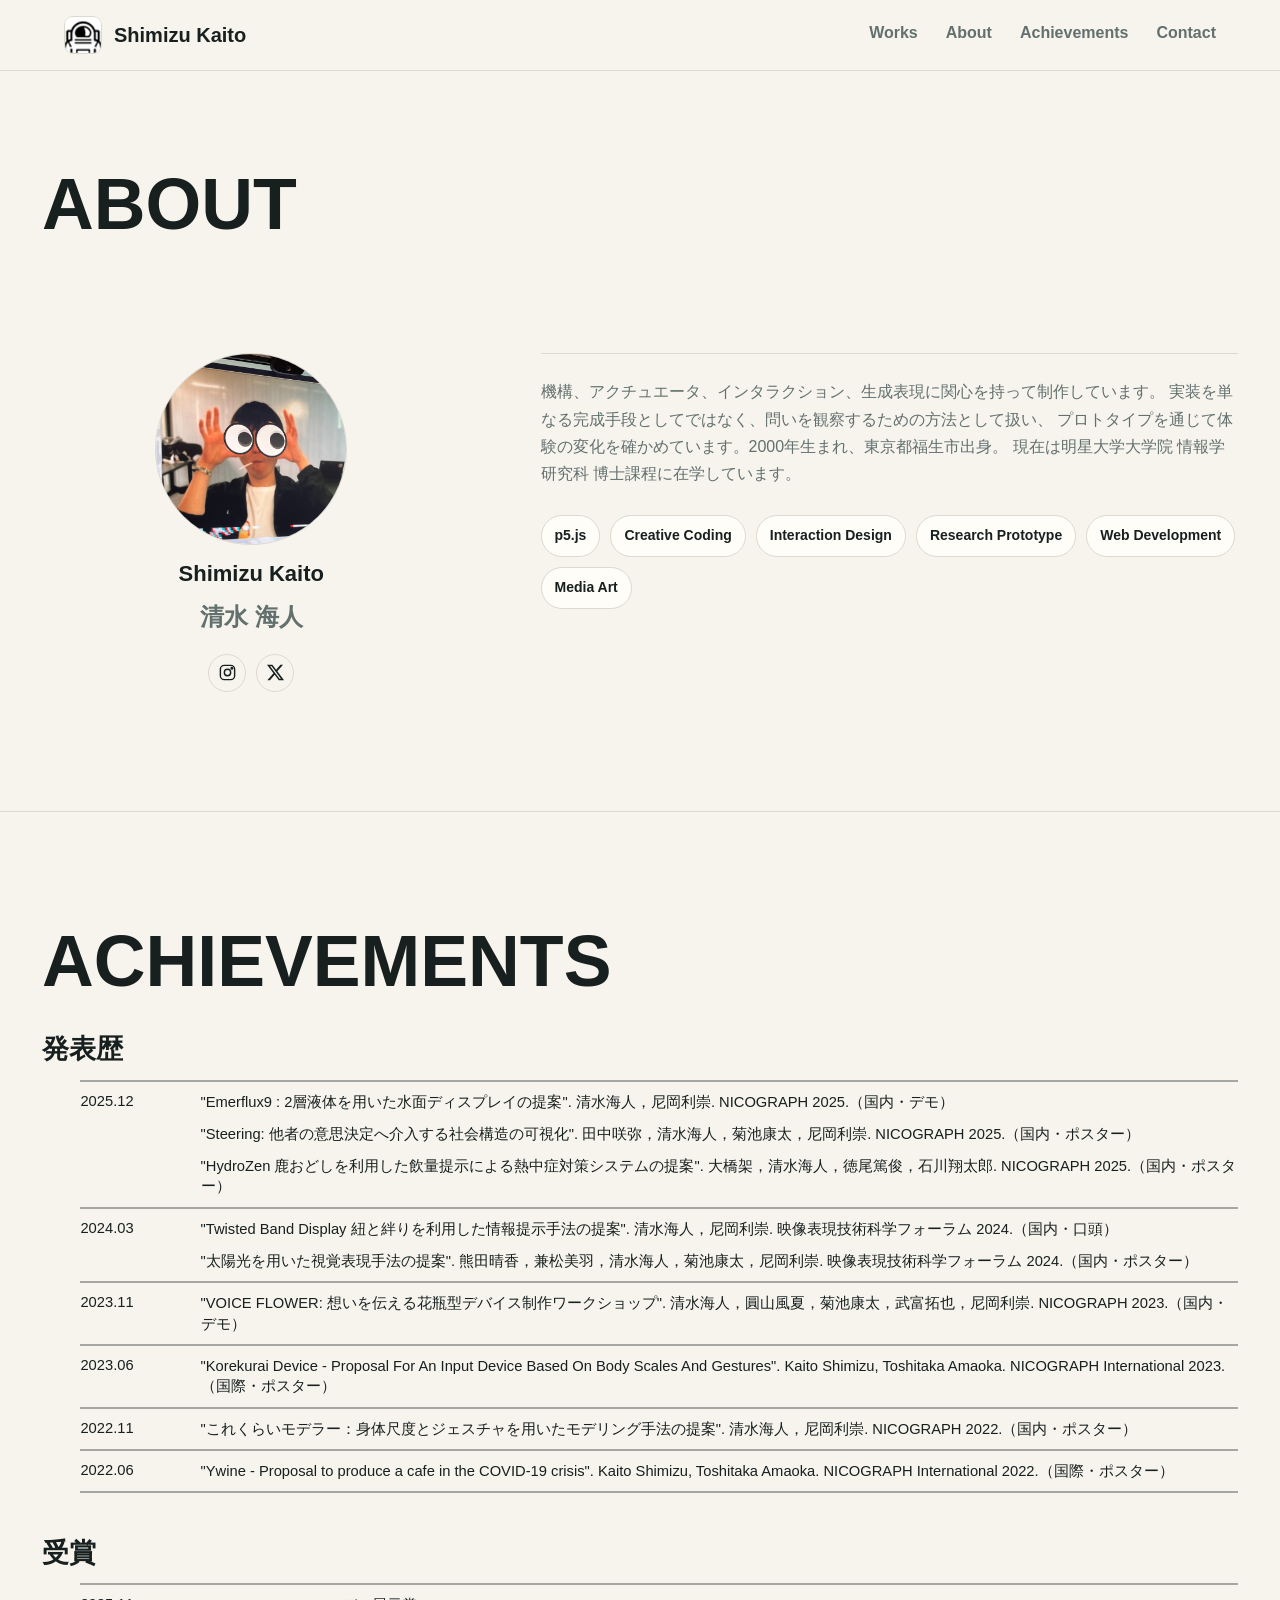
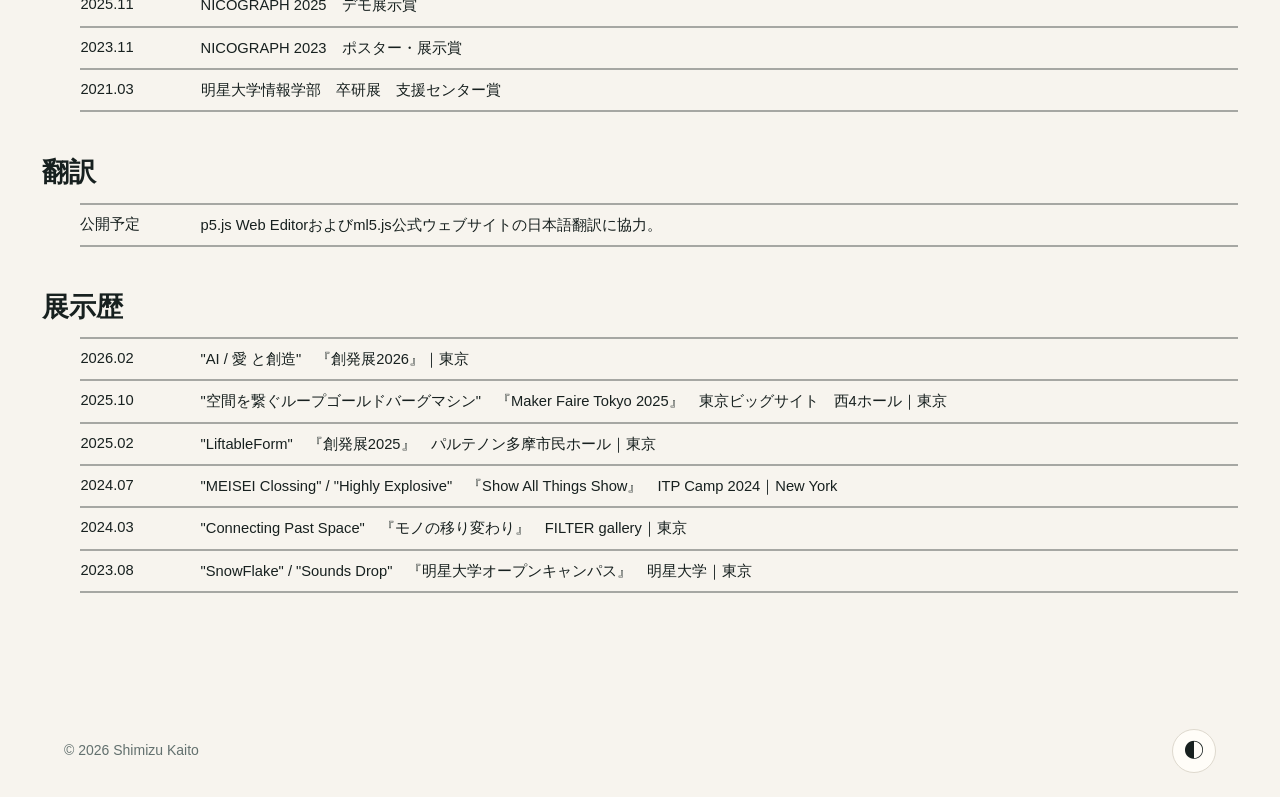
<file: about.html>
<!doctype html>
<html lang="ja">
  <head>
    <meta charset="utf-8" />
    <meta name="viewport" content="width=device-width, initial-scale=1" />
    <title>About | Shimizu Kaito</title>
    <meta
      name="description"
      content="清水海人のプロフィール、関心領域、制作・研究に関する情報をまとめています。"
    />
    <link rel="stylesheet" href="styles.css" />
  </head>
  <body>
    <header class="site-header">
      <a class="brand" href="index.html#top" aria-label="トップページへ">
        <span class="brand-mark"><img src="assets/astronaut.ico" alt="" /></span>
        <span>Shimizu Kaito</span>
      </a>
      <nav class="nav" aria-label="主要ナビゲーション">
        <a href="index.html#works">Works</a>
        <a href="about.html#about">About</a>
        <a href="about.html#achievements">Achievements</a>
        <a href="index.html#contact">Contact</a>
      </nav>
    </header>

    <main>
      <section class="section split page-section" id="about" aria-labelledby="about-title">
        <div class="section-heading">
          <h1 id="about-title">ABOUT</h1>
          <div class="profile-card">
            <img src="assets/profile.jpg" alt="清水海人のプロフィール写真" />
            <h3>Shimizu Kaito</h3>
            <p>清水 海人</p>
            <div class="social-links" aria-label="SNSリンク">
              <a href="https://www.instagram.com/s_kaito_410/" target="_blank" rel="noreferrer" aria-label="Instagramを開く">
                <svg viewBox="0 0 24 24" aria-hidden="true">
                  <rect x="3" y="3" width="18" height="18" rx="5" />
                  <circle cx="12" cy="12" r="4" />
                  <circle cx="17.5" cy="6.5" r="1" />
                </svg>
              </a>
              <a href="https://x.com/S_Kaito410" target="_blank" rel="noreferrer" aria-label="Xを開く">
                <svg class="x-icon" viewBox="0 0 24 24" aria-hidden="true">
                  <path d="M18.244 2.25h3.308l-7.227 8.26 8.502 11.24H16.17l-5.214-6.817-5.966 6.817H1.68l7.73-8.835L1.254 2.25H8.08l4.713 6.231 5.45-6.231Zm-1.16 17.52h1.833L7.084 4.126H5.117L17.083 19.77Z" />
                </svg>
              </a>
            </div>
          </div>
        </div>
        <div class="about-panel">
          <p>
            機構、アクチュエータ、インタラクション、生成表現に関心を持って制作しています。
            実装を単なる完成手段としてではなく、問いを観察するための方法として扱い、
            プロトタイプを通じて体験の変化を確かめています。2000年生まれ、東京都福生市出身。
            現在は明星大学大学院 情報学研究科 博士課程に在学しています。
          </p>
          <ul class="skill-list">
            <li>p5.js</li>
            <li>Creative Coding</li>
            <li>Interaction Design</li>
            <li>Research Prototype</li>
            <li>Web Development</li>
            <li>Media Art</li>
          </ul>
        </div>
      </section>

      <section class="section achievements" id="achievements" aria-labelledby="achievements-title">
        <div class="section-heading">
          <h1 id="achievements-title">ACHIEVEMENTS</h1>
        </div>

        <div class="achievement-sections">
          <section class="achievement-section" aria-labelledby="presentations-title">
            <h3 id="presentations-title">発表歴</h3>
            <div class="achievement-table">
              <article>
                <time datetime="2025-12">2025.12</time>
                <div>
                  <p>"Emerflux9 : 2層液体を用いた水面ディスプレイの提案". 清水海人，尼岡利崇. NICOGRAPH 2025.（国内・デモ）</p>
                  <p>"Steering: 他者の意思決定へ介入する社会構造の可視化". 田中咲弥，清水海人，菊池康太，尼岡利崇. NICOGRAPH 2025.（国内・ポスター）</p>
                  <p>"HydroZen 鹿おどしを利用した飲量提示による熱中症対策システムの提案". 大橋架，清水海人，徳尾篤俊，石川翔太郎. NICOGRAPH 2025.（国内・ポスター）</p>
                </div>
              </article>
              <article>
                <time datetime="2024-03">2024.03</time>
                <div>
                  <p>"Twisted Band Display 紐と絆りを利用した情報提示手法の提案". 清水海人，尼岡利崇. 映像表現技術科学フォーラム 2024.（国内・口頭）</p>
                  <p>"太陽光を用いた視覚表現手法の提案". 熊田晴香，兼松美羽，清水海人，菊池康太，尼岡利崇. 映像表現技術科学フォーラム 2024.（国内・ポスター）</p>
                </div>
              </article>
              <article>
                <time datetime="2023-11">2023.11</time>
                <p>"VOICE FLOWER: 想いを伝える花瓶型デバイス制作ワークショップ". 清水海人，圓山風夏，菊池康太，武富拓也，尼岡利崇. NICOGRAPH 2023.（国内・デモ）</p>
              </article>
              <article>
                <time datetime="2023-06">2023.06</time>
                <p>"Korekurai Device - Proposal For An Input Device Based On Body Scales And Gestures". Kaito Shimizu, Toshitaka Amaoka. NICOGRAPH International 2023.（国際・ポスター）</p>
              </article>
              <article>
                <time datetime="2022-11">2022.11</time>
                <p>"これくらいモデラー：身体尺度とジェスチャを用いたモデリング手法の提案". 清水海人，尼岡利崇. NICOGRAPH 2022.（国内・ポスター）</p>
              </article>
              <article>
                <time datetime="2022-06">2022.06</time>
                <p>"Ywine - Proposal to produce a cafe in the COVID-19 crisis". Kaito Shimizu, Toshitaka Amaoka. NICOGRAPH International 2022.（国際・ポスター）</p>
              </article>
            </div>
          </section>

          <section class="achievement-section" aria-labelledby="awards-title">
            <h3 id="awards-title">受賞</h3>
            <div class="achievement-table">
              <article>
                <time datetime="2025-11">2025.11</time>
                <p>NICOGRAPH 2025　デモ展示賞</p>
              </article>
              <article>
                <time datetime="2023-11">2023.11</time>
                <p>NICOGRAPH 2023　ポスター・展示賞</p>
              </article>
              <article>
                <time datetime="2021-03">2021.03</time>
                <p>明星大学情報学部　卒研展　支援センター賞</p>
              </article>
            </div>
          </section>

          <section class="achievement-section" aria-labelledby="translation-title">
            <h3 id="translation-title">翻訳</h3>
            <div class="achievement-table">
              <article>
                <time datetime="">公開予定</time>
                <p>p5.js Web Editorおよびml5.js公式ウェブサイトの日本語翻訳に協力。</p>
              </article>
            </div>
          </section>

          <section class="achievement-section" aria-labelledby="exhibitions-title">
            <h3 id="exhibitions-title">展示歴</h3>
            <div class="achievement-table">
              <article>
                <time datetime="2026-02">2026.02</time>
                <p>"AI / 愛 と創造"　『創発展2026』｜東京</p>
              </article>
              <article>
                <time datetime="2025-10">2025.10</time>
                <p>"空間を繋ぐループゴールドバーグマシン"　『Maker Faire Tokyo 2025』　東京ビッグサイト　西4ホール｜東京</p>
              </article>
              <article>
                <time datetime="2025-02">2025.02</time>
                <p>"LiftableForm"　『創発展2025』　パルテノン多摩市民ホール｜東京</p>
              </article>
              <article>
                <time datetime="2024-07">2024.07</time>
                <p>"MEISEI Clossing" / "Highly Explosive"　『Show All Things Show』　ITP Camp 2024｜New York</p>
              </article>
              <article>
                <time datetime="2024-03">2024.03</time>
                <p>"Connecting Past Space"　『モノの移り変わり』　FILTER gallery｜東京</p>
              </article>
              <article>
                <time datetime="2023-08">2023.08</time>
                <p>"SnowFlake" / "Sounds Drop"　『明星大学オープンキャンパス』　明星大学｜東京</p>
              </article>
            </div>
          </section>
        </div>
      </section>
    </main>

    <footer class="footer">
      <span>© 2026 Shimizu Kaito</span>
      <button class="theme-toggle" type="button" aria-label="テーマを切り替える">◐</button>
    </footer>

    <script src="script.js"></script>
  </body>
</html>
</file>
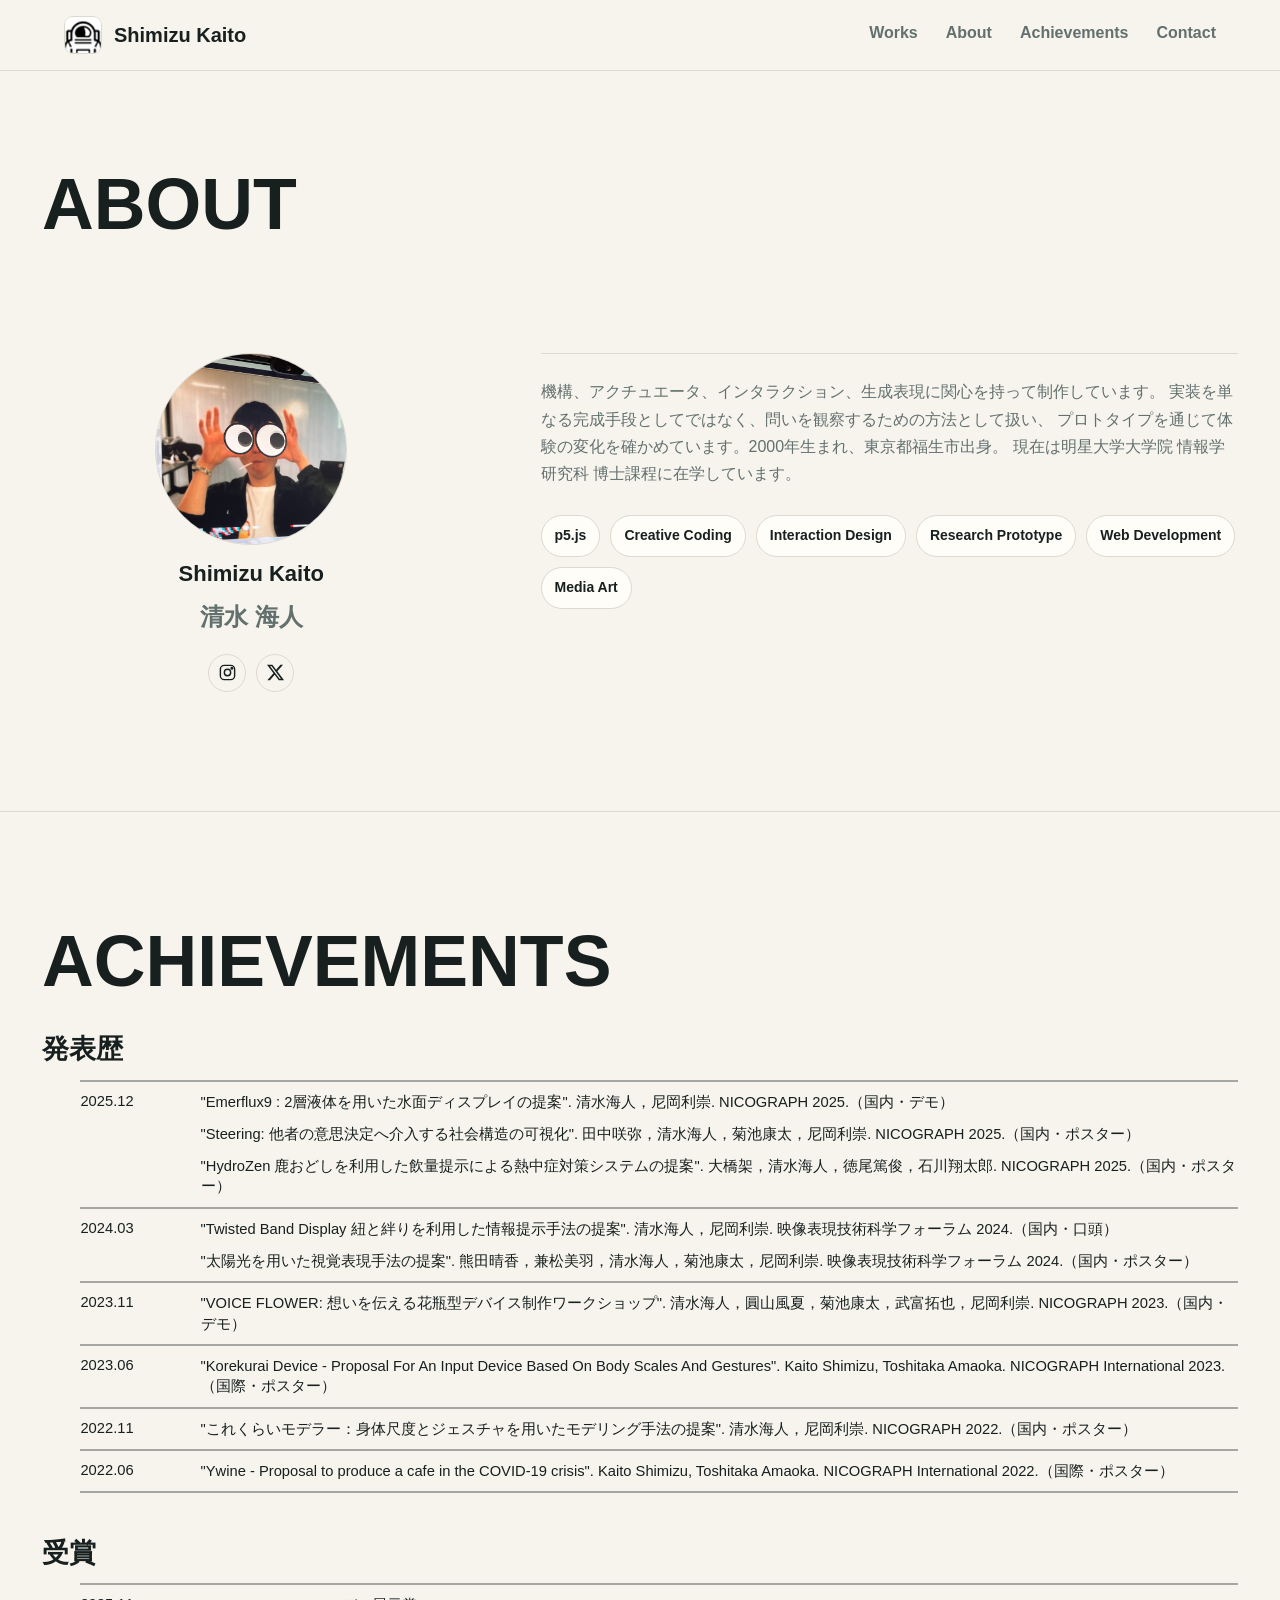
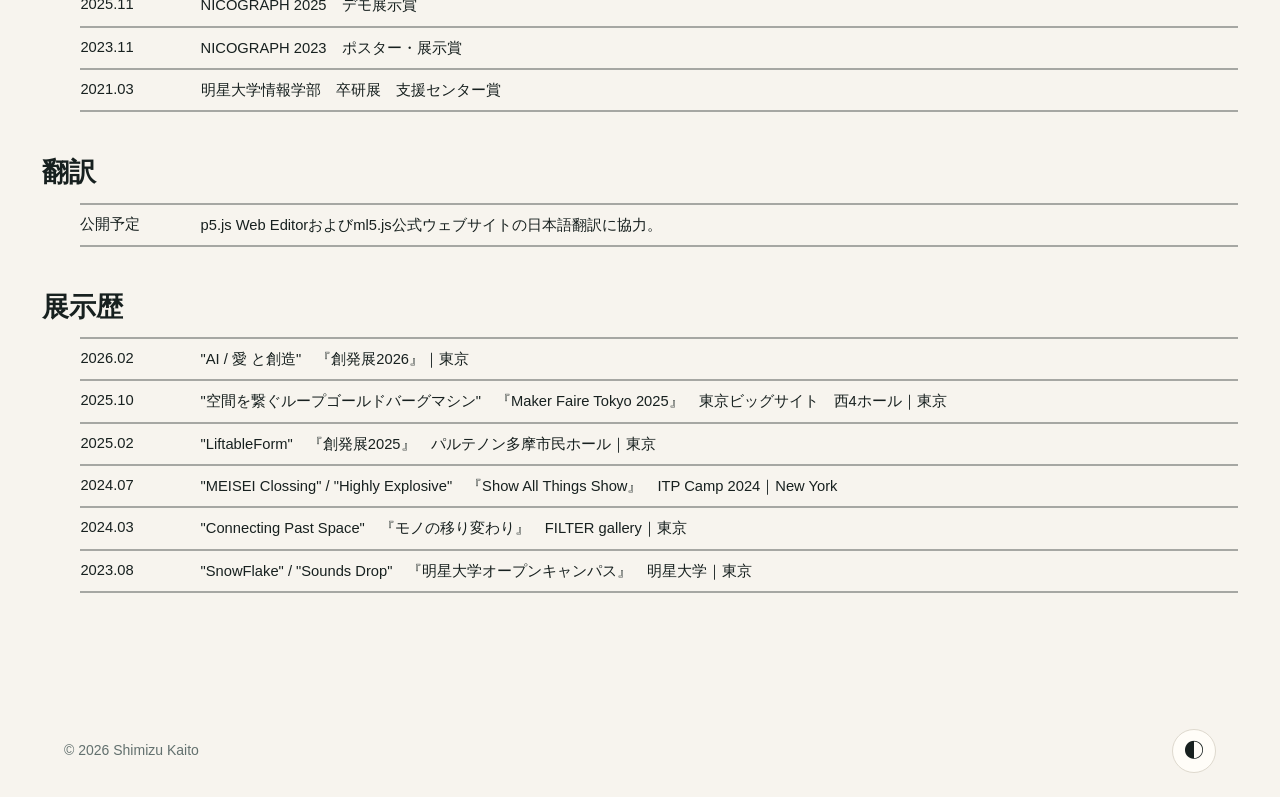
<file: achievements.html>
<!doctype html>
<html lang="ja">
  <head>
    <meta charset="utf-8" />
    <meta http-equiv="refresh" content="0; url=about.html#achievements" />
    <meta name="viewport" content="width=device-width, initial-scale=1" />
    <title>Achievements | Shimizu Kaito</title>
    <link rel="canonical" href="about.html#achievements" />
    <link rel="stylesheet" href="styles.css" />
  </head>
  <body>
    <main class="section page-section">
      <p><a class="back-link" href="about.html#achievements">ACHIEVEMENTSへ移動する</a></p>
    </main>
  </body>
</html>
</file>
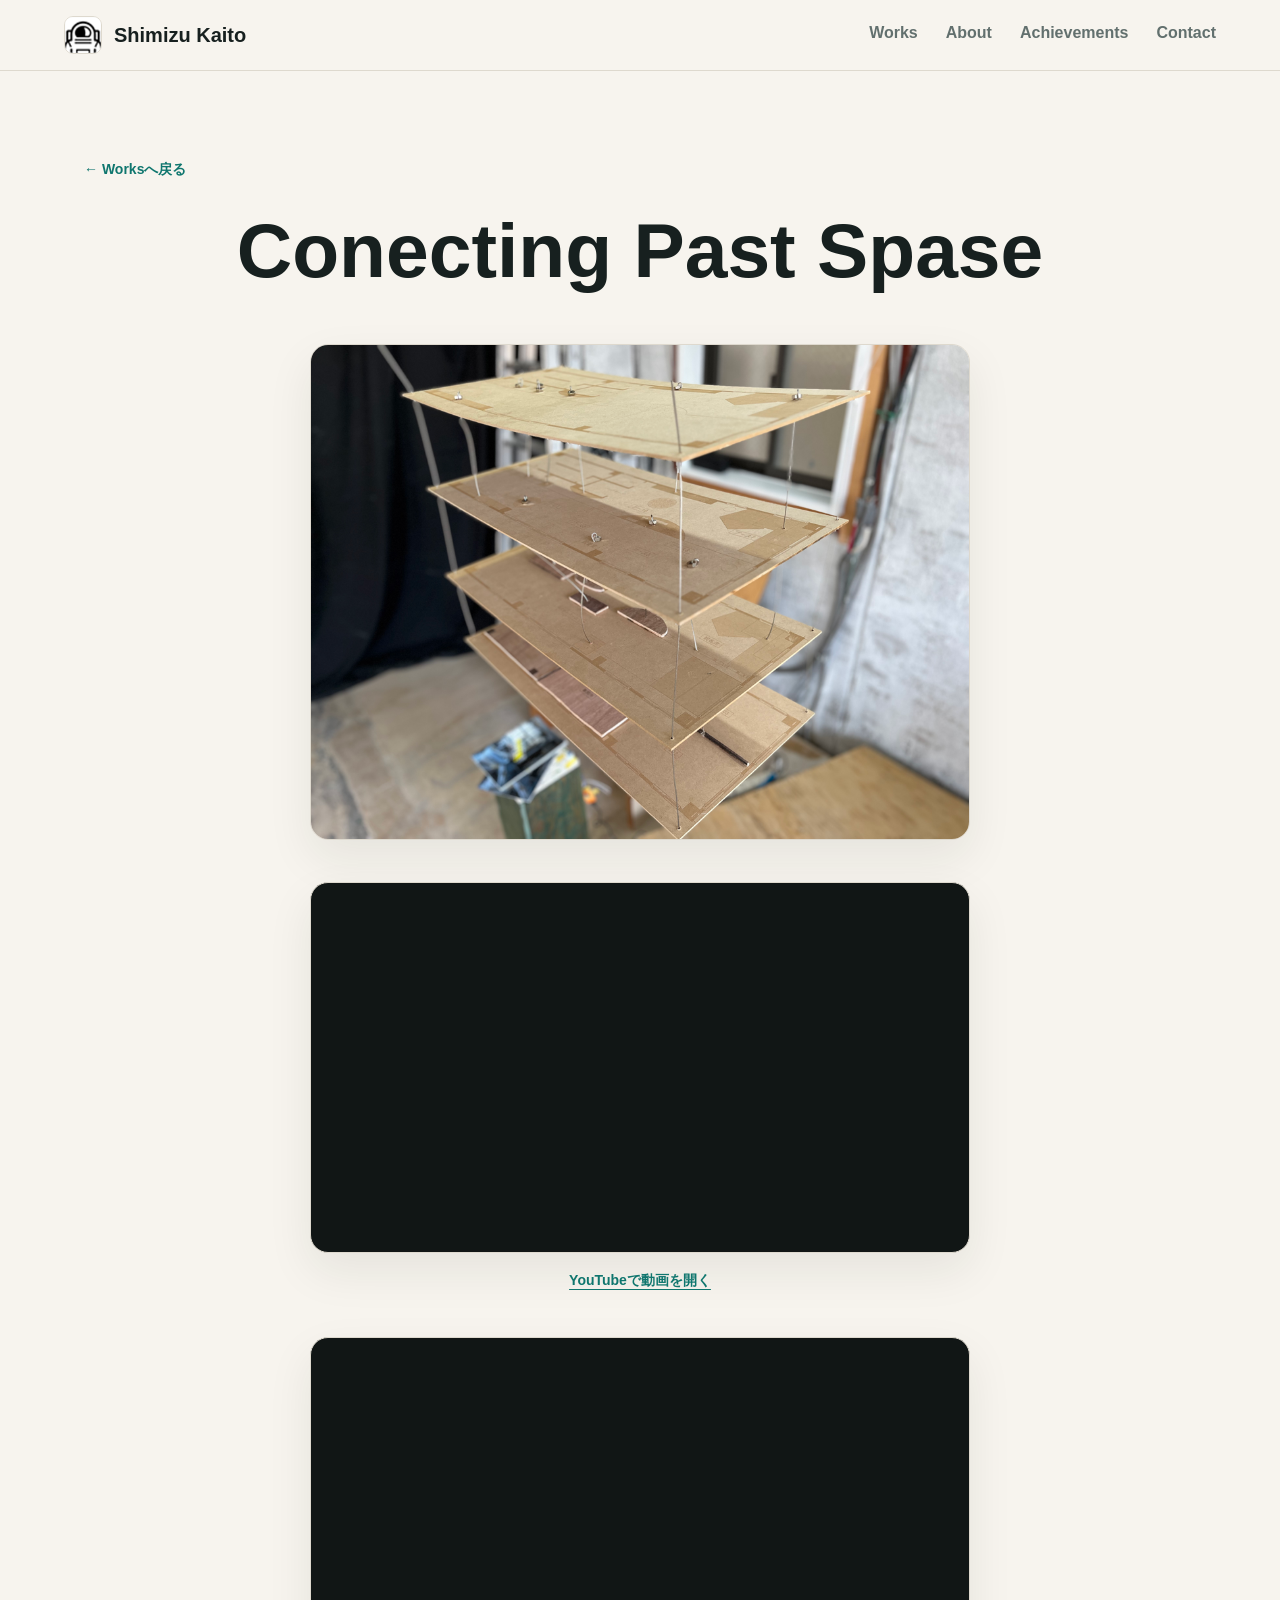
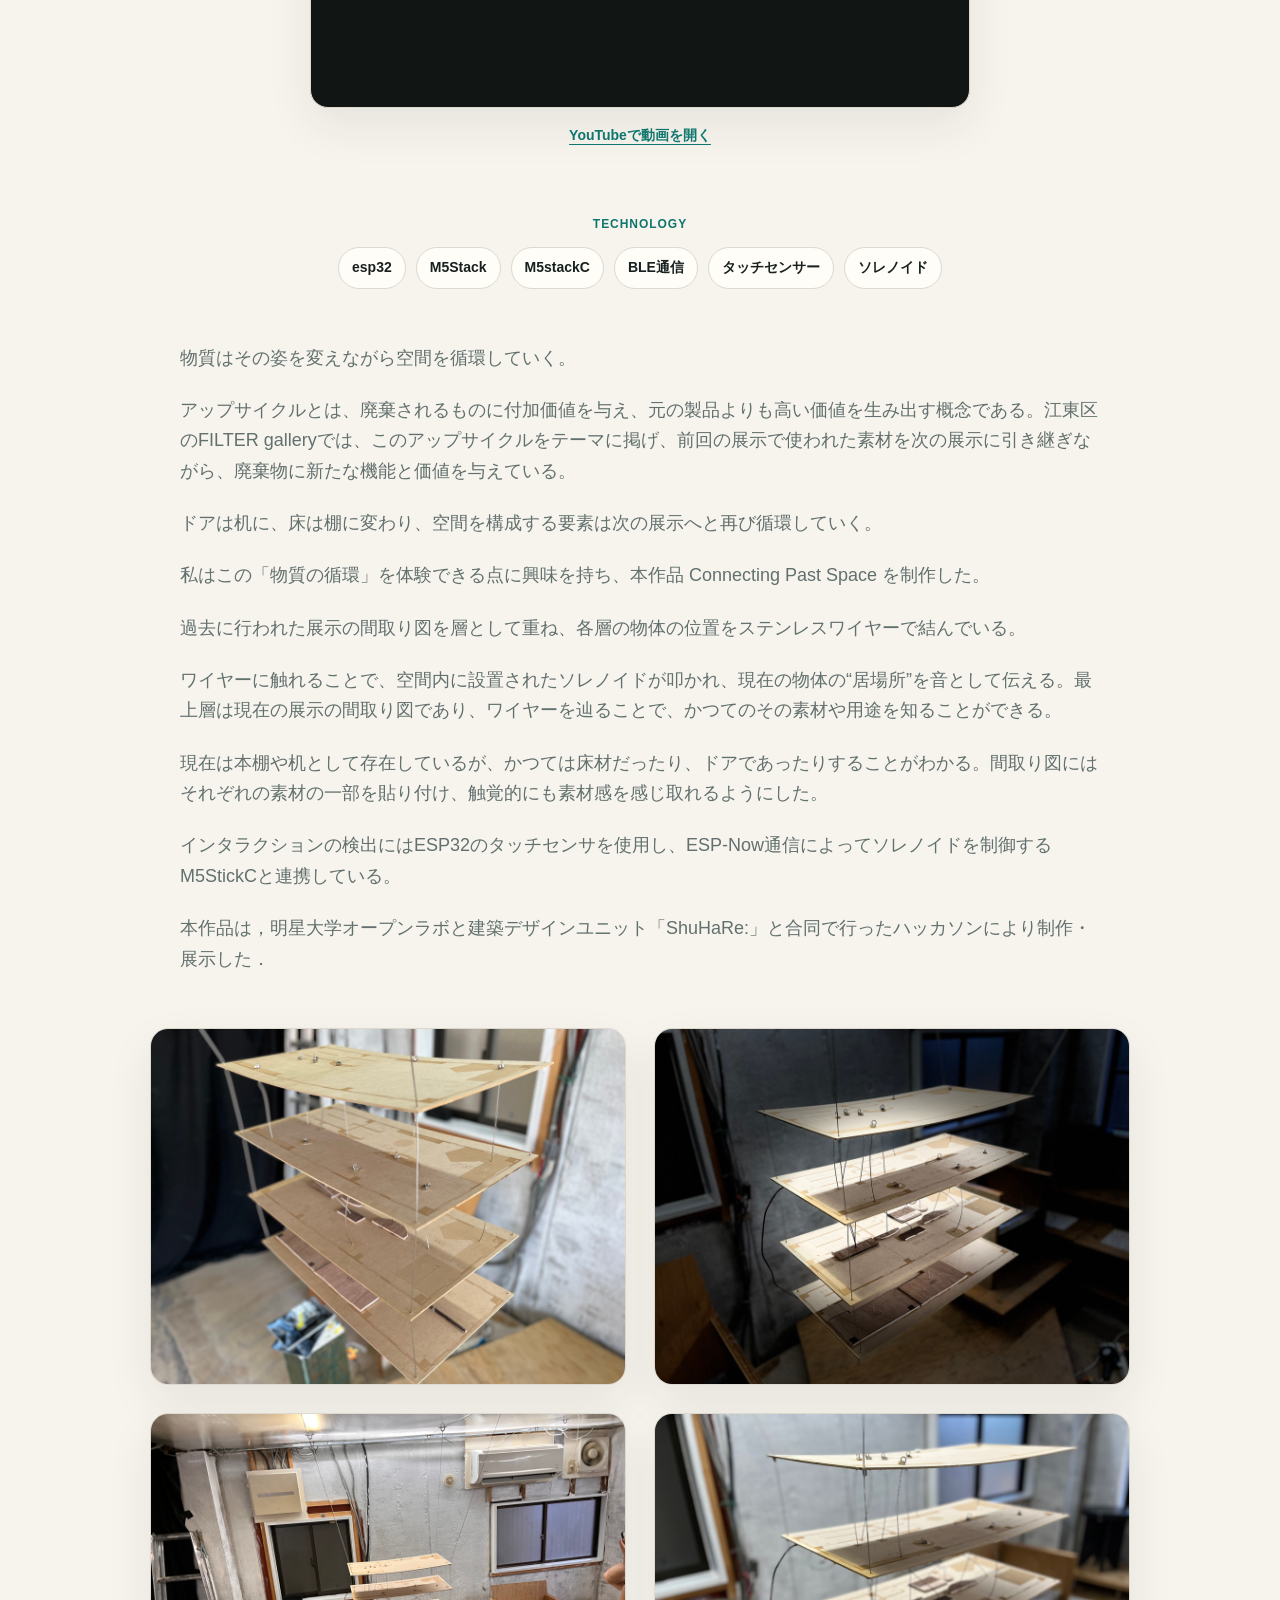
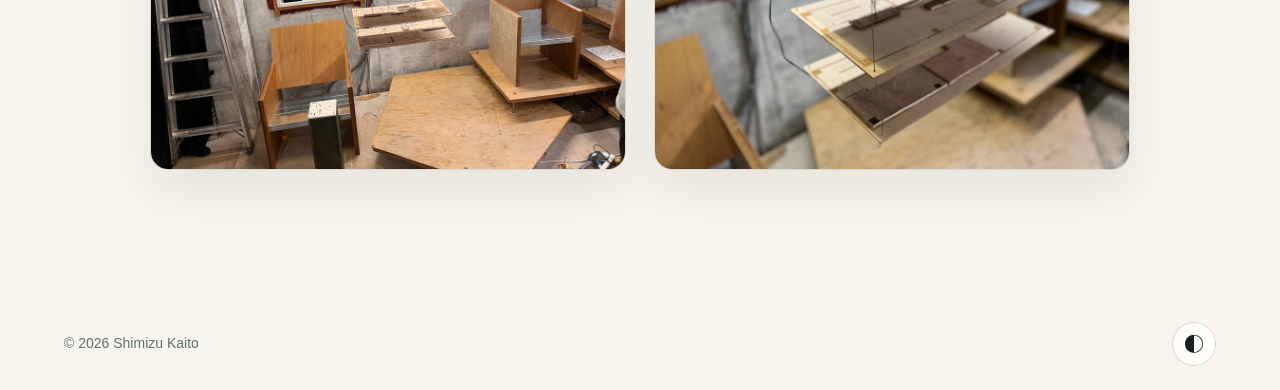
<file: works/conecting-past-spase.html>
<!doctype html>
<html lang="ja">
  <head>
    <meta charset="utf-8" />
    <meta name="viewport" content="width=device-width, initial-scale=1" />
    <title>Conecting Past Spase | Shimizu Kaito</title>
    <link rel="stylesheet" href="../styles.css?v=detail-layout-2" />
  </head>
  <body>
    <header class="site-header">
      <a class="brand" href="../index.html#top"><span class="brand-mark"><img src="../assets/astronaut.ico" alt="" /></span><span>Shimizu Kaito</span></a>
      <nav class="nav" aria-label="主要ナビゲーション">
        <a href="../index.html#works">Works</a>
        <a href="../about.html#about">About</a>
        <a href="../about.html#achievements">Achievements</a>
        <a href="../index.html#contact">Contact</a>
      </nav>
    </header>
    <main class="work-detail">
      <a class="back-link" href="../index.html#works">← Worksへ戻る</a>
      <section class="detail-hero">
        <div class="detail-title">
          <h1>Conecting Past Spase</h1>
        </div>
        <div class="detail-media">
          <img class="detail-cover" src="../assets/imported/conecting-past-spase-1.png" alt="Conecting Past Spaseの代表画像" />
          <div class="detail-video" style="aspect-ratio: 560 / 315;"><iframe src="https://www.youtube.com/embed/4xow0ErRb1o" title="Conecting Past Spaseの動画 1" allow="accelerometer; autoplay; clipboard-write; encrypted-media; gyroscope; picture-in-picture; web-share" allowfullscreen></iframe></div>
          <a class="video-fallback" href="https://www.youtube.com/watch?v=4xow0ErRb1o" target="_blank" rel="noreferrer">YouTubeで動画を開く</a>
          <div class="detail-video" style="aspect-ratio: 560 / 315;"><iframe src="https://www.youtube.com/embed/1NZxuDJghHw" title="Conecting Past Spase1" allow="accelerometer; autoplay; clipboard-write; encrypted-media; gyroscope; picture-in-picture; web-share" allowfullscreen></iframe></div>
          <a class="video-fallback" href="https://www.youtube.com/watch?v=1NZxuDJghHw" target="_blank" rel="noreferrer">YouTubeで動画を開く</a>
        </div>
      </section>
      <section class="detail-stack">
        <div>
          <p class="eyebrow">Technology</p>
          <ul class="tech-list"><li>esp32</li><li>M5Stack</li><li>M5stackC</li><li>BLE通信</li><li>タッチセンサー</li><li>ソレノイド</li></ul>
        </div>
        <div class="detail-description">
          <p>物質はその姿を変えながら空間を循環していく。</p>
          <p>アップサイクルとは、廃棄されるものに付加価値を与え、元の製品よりも高い価値を生み出す概念である。江東区のFILTER galleryでは、このアップサイクルをテーマに掲げ、前回の展示で使われた素材を次の展示に引き継ぎながら、廃棄物に新たな機能と価値を与えている。</p>
          <p>ドアは机に、床は棚に変わり、空間を構成する要素は次の展示へと再び循環していく。</p>
          <p>私はこの「物質の循環」を体験できる点に興味を持ち、本作品 Connecting Past Space を制作した。</p>
          <p>過去に行われた展示の間取り図を層として重ね、各層の物体の位置をステンレスワイヤーで結んでいる。</p>
          <p>ワイヤーに触れることで、空間内に設置されたソレノイドが叩かれ、現在の物体の“居場所”を音として伝える。最上層は現在の展示の間取り図であり、ワイヤーを辿ることで、かつてのその素材や用途を知ることができる。</p>
          <p>現在は本棚や机として存在しているが、かつては床材だったり、ドアであったりすることがわかる。間取り図にはそれぞれの素材の一部を貼り付け、触覚的にも素材感を感じ取れるようにした。</p>
          <p>インタラクションの検出にはESP32のタッチセンサを使用し、ESP-Now通信によってソレノイドを制御するM5StickCと連携している。</p>
          <p>本作品は，明星大学オープンラボと建築デザインユニット「ShuHaRe:」と合同で行ったハッカソンにより制作・展示した．</p>
        </div>
        <div class="detail-gallery-shell" aria-label="作品写真">
          <div class="detail-gallery">
            <img src="../assets/imported/conecting-past-spase-1.png" alt="Conecting Past Spaseの記録写真" />
            <img src="../assets/imported/conecting-past-spase-2.png" alt="Conecting Past Spaseの記録写真" />
            <img src="../assets/imported/conecting-past-spase-3.png" alt="Conecting Past Spaseの記録写真" />
            <img src="../assets/imported/conecting-past-spase-4.png" alt="Conecting Past Spaseの記録写真" />
          </div>
        </div>
      </section>
    </main>
    <footer class="footer"><span>© 2026 Shimizu Kaito</span><button class="theme-toggle" type="button" aria-label="テーマを切り替える">◐</button></footer>
    <script src="../script.js?v=detail-layout-2"></script>
  </body>
</html>
</file>
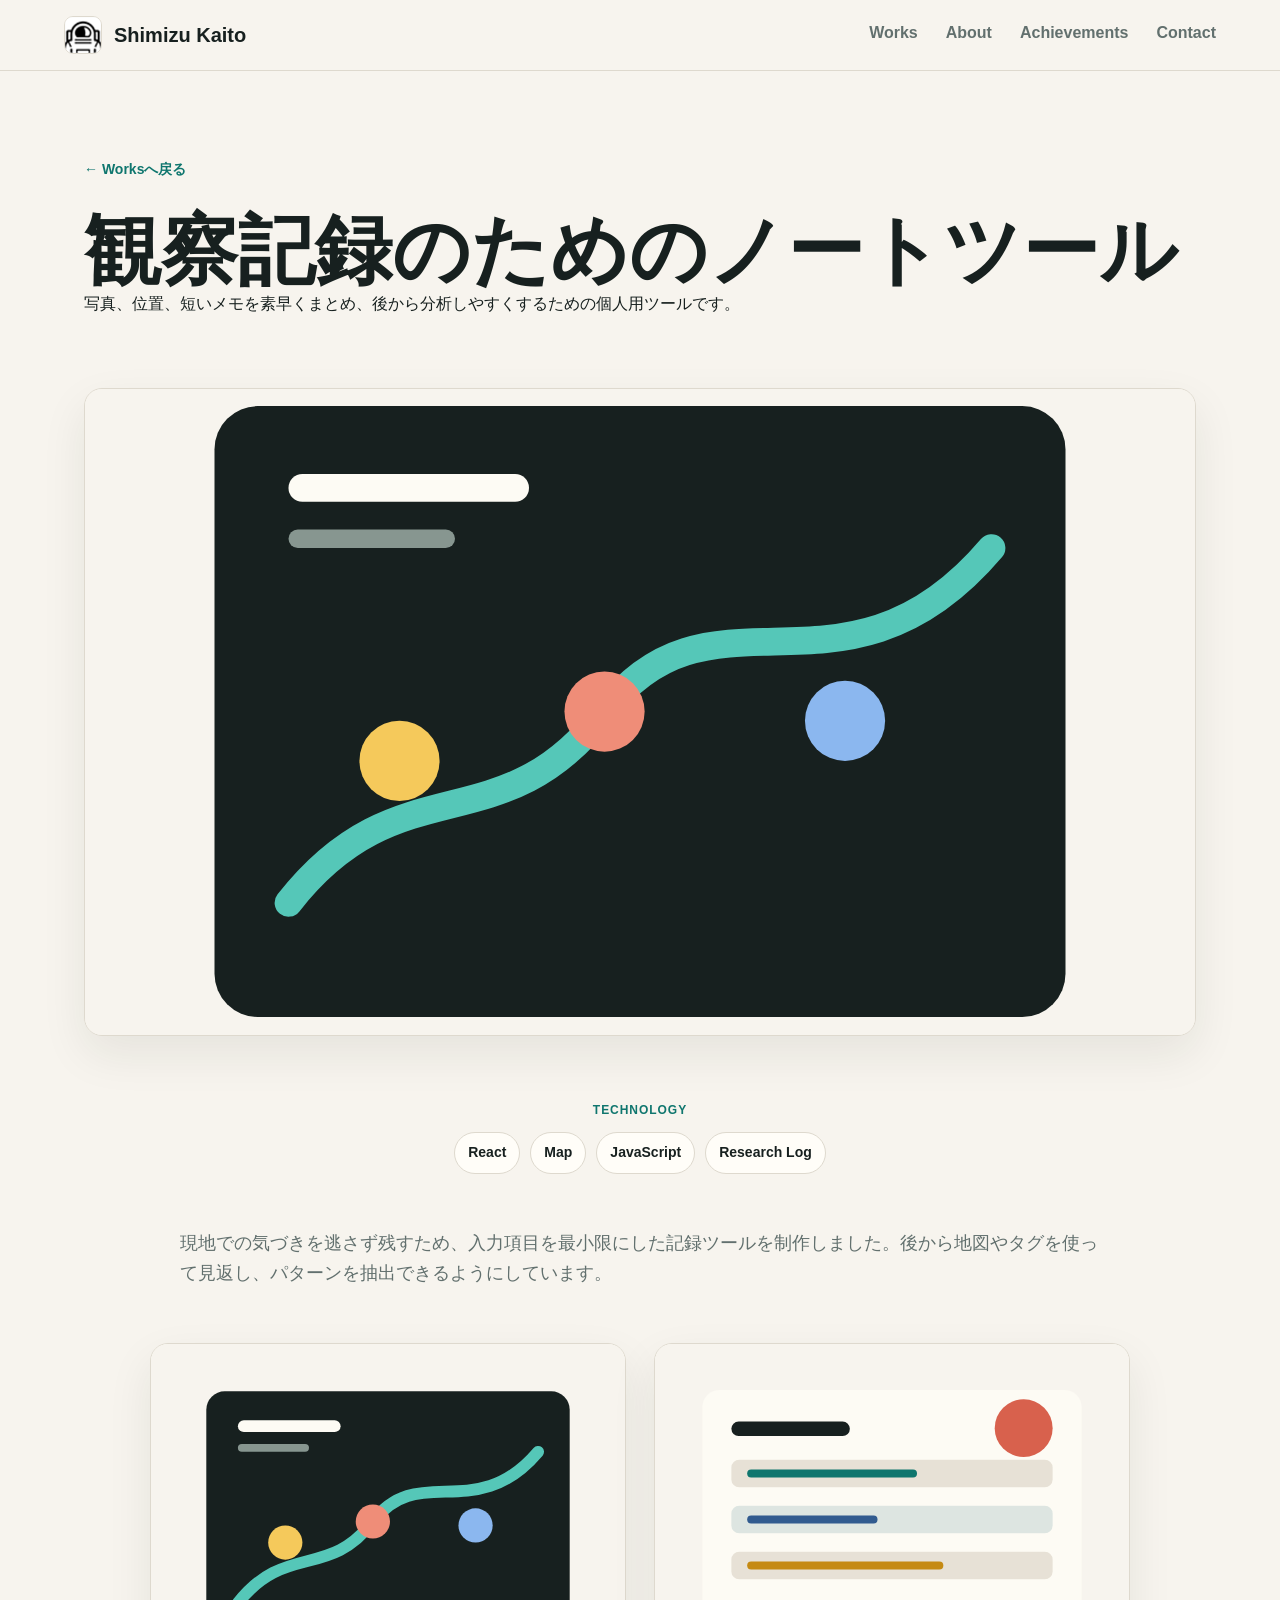
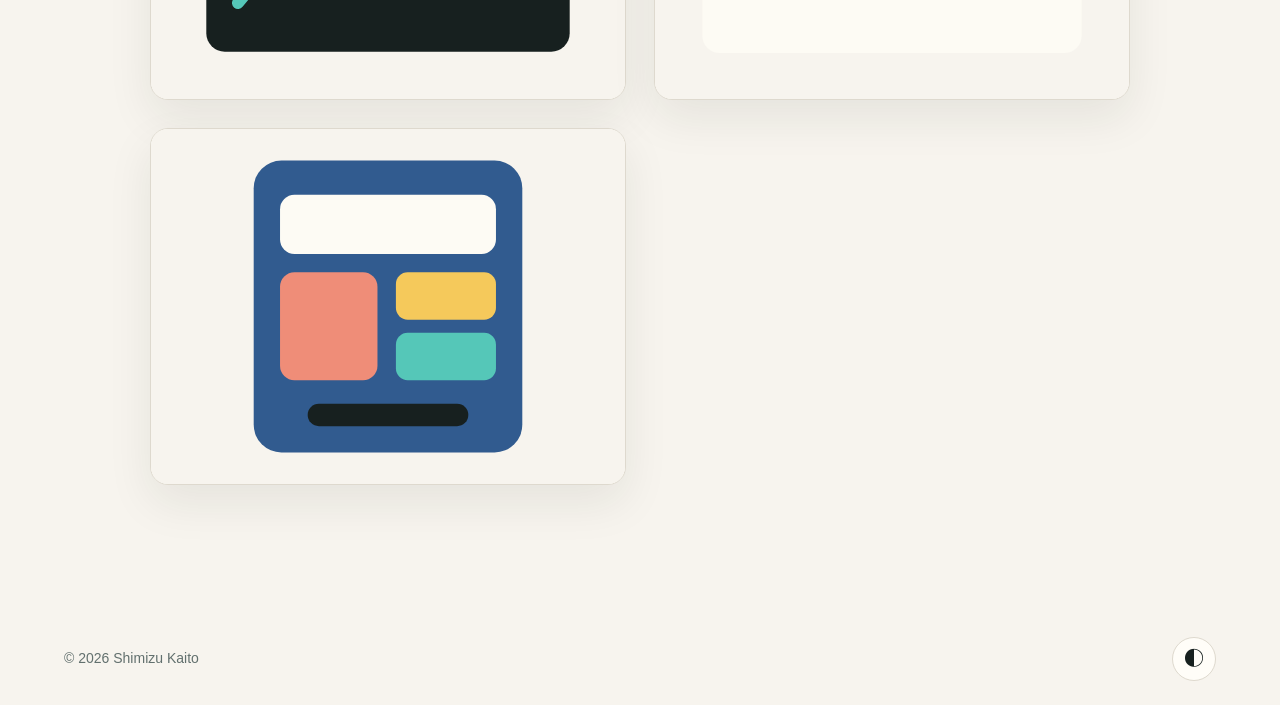
<file: works/fieldwork-notes.html>
<!doctype html>
<html lang="ja">
  <head>
    <meta charset="utf-8" />
    <meta name="viewport" content="width=device-width, initial-scale=1" />
    <title>観察記録のためのノートツール | Shimizu Kaito</title>
    <link rel="stylesheet" href="../styles.css" />
  </head>
  <body>
    <header class="site-header">
      <a class="brand" href="../index.html#top"><span class="brand-mark"><img src="../assets/astronaut.ico" alt="" /></span><span>Shimizu Kaito</span></a>
      <nav class="nav" aria-label="主要ナビゲーション">
        <a href="../index.html#works">Works</a>
        <a href="../about.html#about">About</a>
        <a href="../about.html#achievements">Achievements</a>
        <a href="../index.html#contact">Contact</a>
      </nav>
    </header>
    <main class="work-detail">
      <a class="back-link" href="../index.html#works">← Worksへ戻る</a>
      <section class="detail-hero">
        <div>
          <h1>観察記録のためのノートツール</h1>
          <p>写真、位置、短いメモを素早くまとめ、後から分析しやすくするための個人用ツールです。</p>
        </div>
        <img class="detail-cover" src="../assets/project-field.svg" alt="フィールドワーク記録ツールの代表画像" />
      </section>
      <section class="detail-stack">
        <div>
          <p class="eyebrow">Technology</p>
          <ul class="tech-list"><li>React</li><li>Map</li><li>JavaScript</li><li>Research Log</li></ul>
        </div>
        <div class="detail-description">
          <p>現地での気づきを逃さず残すため、入力項目を最小限にした記録ツールを制作しました。後から地図やタグを使って見返し、パターンを抽出できるようにしています。</p>
        </div>
        <div class="detail-gallery-shell" aria-label="作品写真">
          <div class="detail-gallery">
            <img src="../assets/project-field.svg" alt="地図と記録の画面" />
            <img src="../assets/project-archive.svg" alt="記録の一覧" />
            <img src="../assets/project-commerce.svg" alt="モバイル画面の構成" />
          </div>
        </div>
      </section>
    </main>
    <footer class="footer"><span>© 2026 Shimizu Kaito</span><button class="theme-toggle" type="button" aria-label="テーマを切り替える">◐</button></footer>
    <script src="../script.js"></script>
  </body>
</html>
</file>
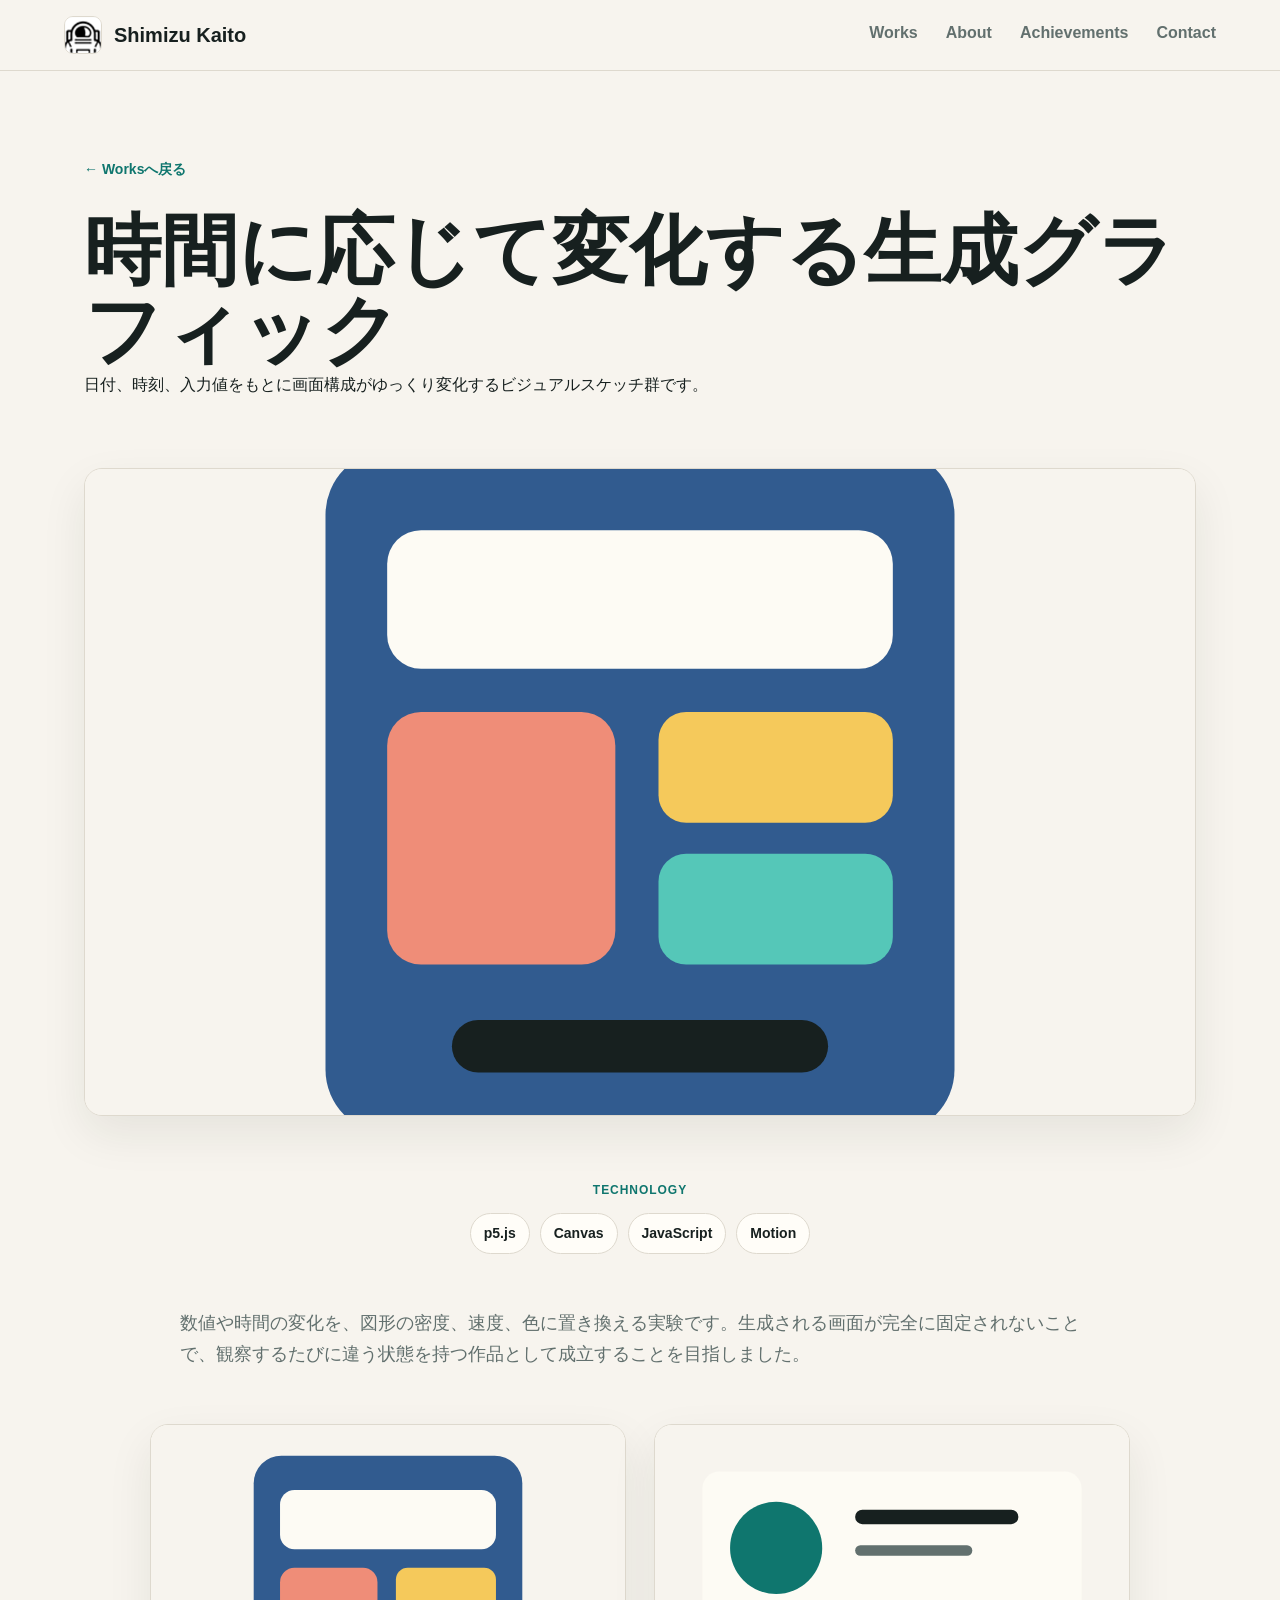
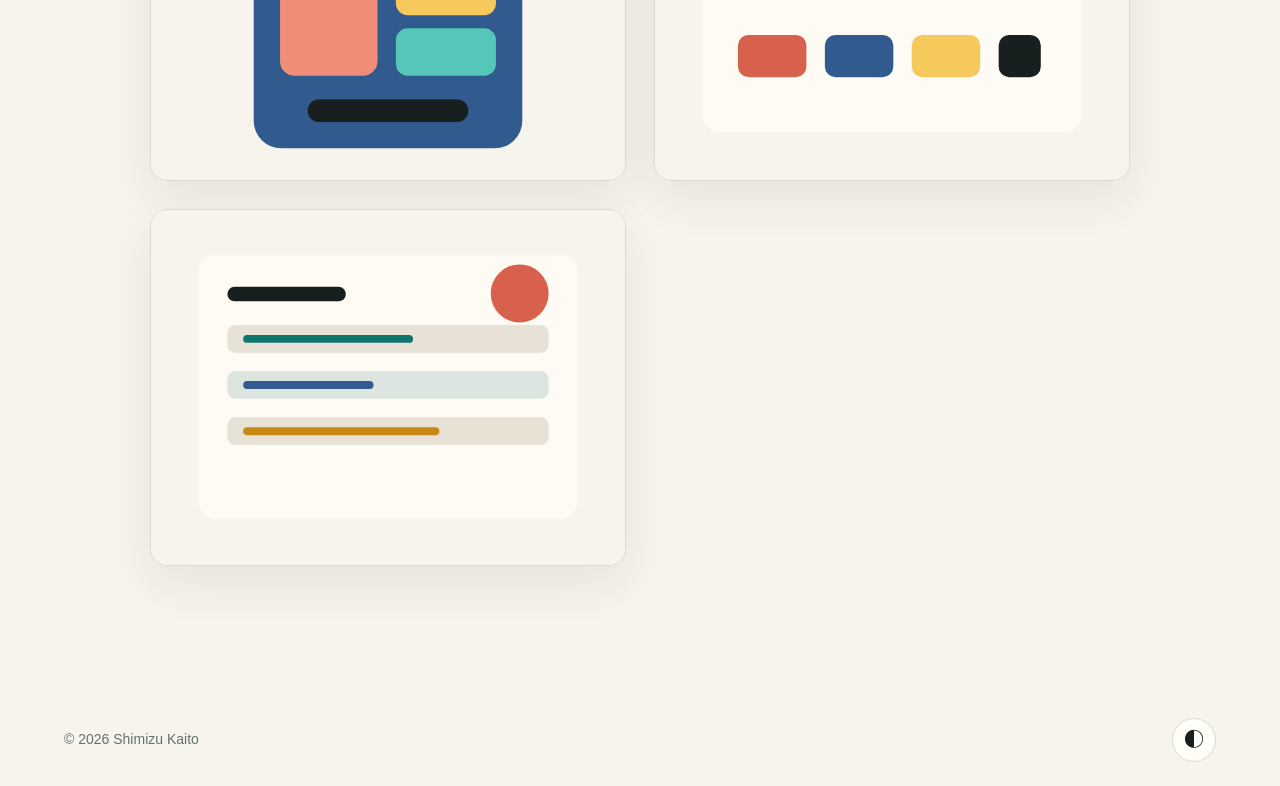
<file: works/generative-graphic.html>
<!doctype html>
<html lang="ja">
  <head>
    <meta charset="utf-8" />
    <meta name="viewport" content="width=device-width, initial-scale=1" />
    <title>時間に応じて変化する生成グラフィック | Shimizu Kaito</title>
    <link rel="stylesheet" href="../styles.css" />
  </head>
  <body>
    <header class="site-header">
      <a class="brand" href="../index.html#top"><span class="brand-mark"><img src="../assets/astronaut.ico" alt="" /></span><span>Shimizu Kaito</span></a>
      <nav class="nav" aria-label="主要ナビゲーション">
        <a href="../index.html#works">Works</a>
        <a href="../about.html#about">About</a>
        <a href="../about.html#achievements">Achievements</a>
        <a href="../index.html#contact">Contact</a>
      </nav>
    </header>
    <main class="work-detail">
      <a class="back-link" href="../index.html#works">← Worksへ戻る</a>
      <section class="detail-hero">
        <div>
          <h1>時間に応じて変化する生成グラフィック</h1>
          <p>日付、時刻、入力値をもとに画面構成がゆっくり変化するビジュアルスケッチ群です。</p>
        </div>
        <img class="detail-cover" src="../assets/project-commerce.svg" alt="生成グラフィックの代表画像" />
      </section>
      <section class="detail-stack">
        <div>
          <p class="eyebrow">Technology</p>
          <ul class="tech-list"><li>p5.js</li><li>Canvas</li><li>JavaScript</li><li>Motion</li></ul>
        </div>
        <div class="detail-description">
          <p>数値や時間の変化を、図形の密度、速度、色に置き換える実験です。生成される画面が完全に固定されないことで、観察するたびに違う状態を持つ作品として成立することを目指しました。</p>
        </div>
        <div class="detail-gallery-shell" aria-label="作品写真">
          <div class="detail-gallery">
            <img src="../assets/project-commerce.svg" alt="生成表現の全体像" />
            <img src="../assets/project-brand.svg" alt="色と図形の展開" />
            <img src="../assets/project-archive.svg" alt="生成結果の記録" />
          </div>
        </div>
      </section>
    </main>
    <footer class="footer"><span>© 2026 Shimizu Kaito</span><button class="theme-toggle" type="button" aria-label="テーマを切り替える">◐</button></footer>
    <script src="../script.js"></script>
  </body>
</html>
</file>
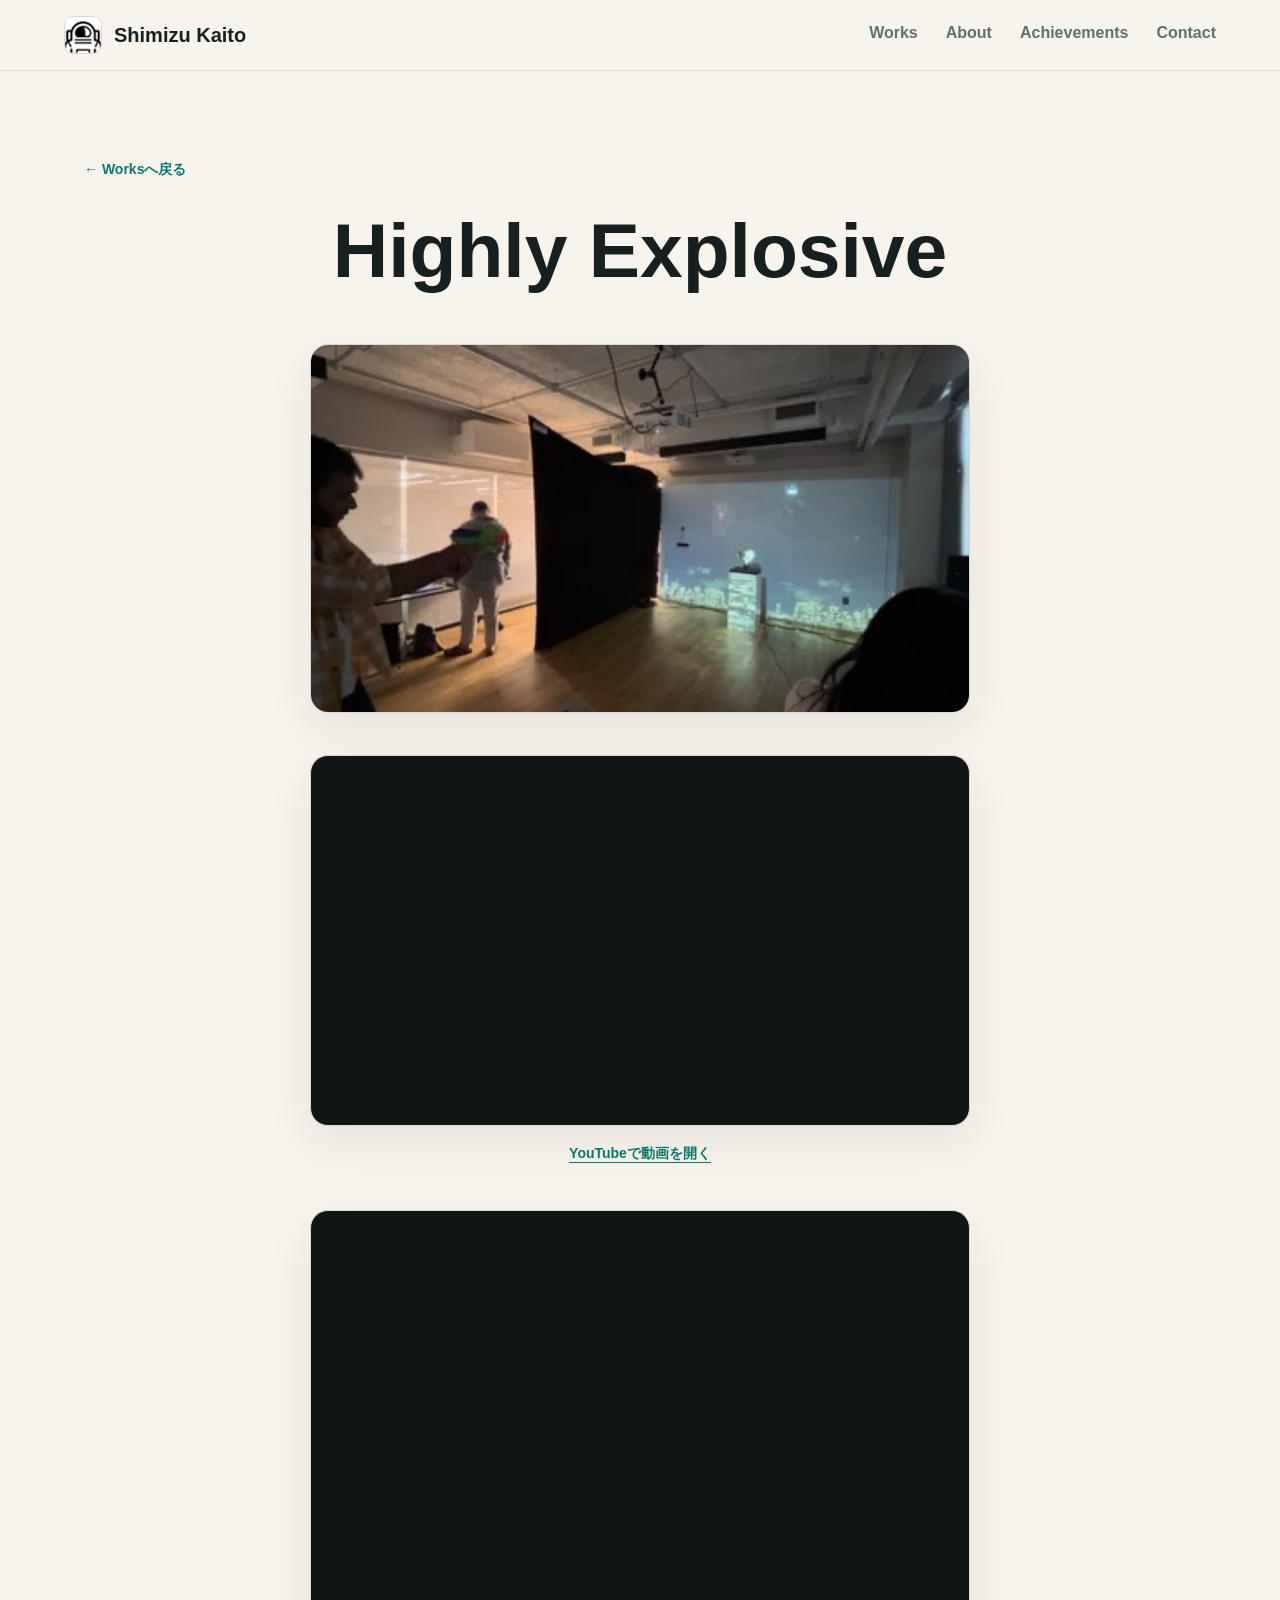
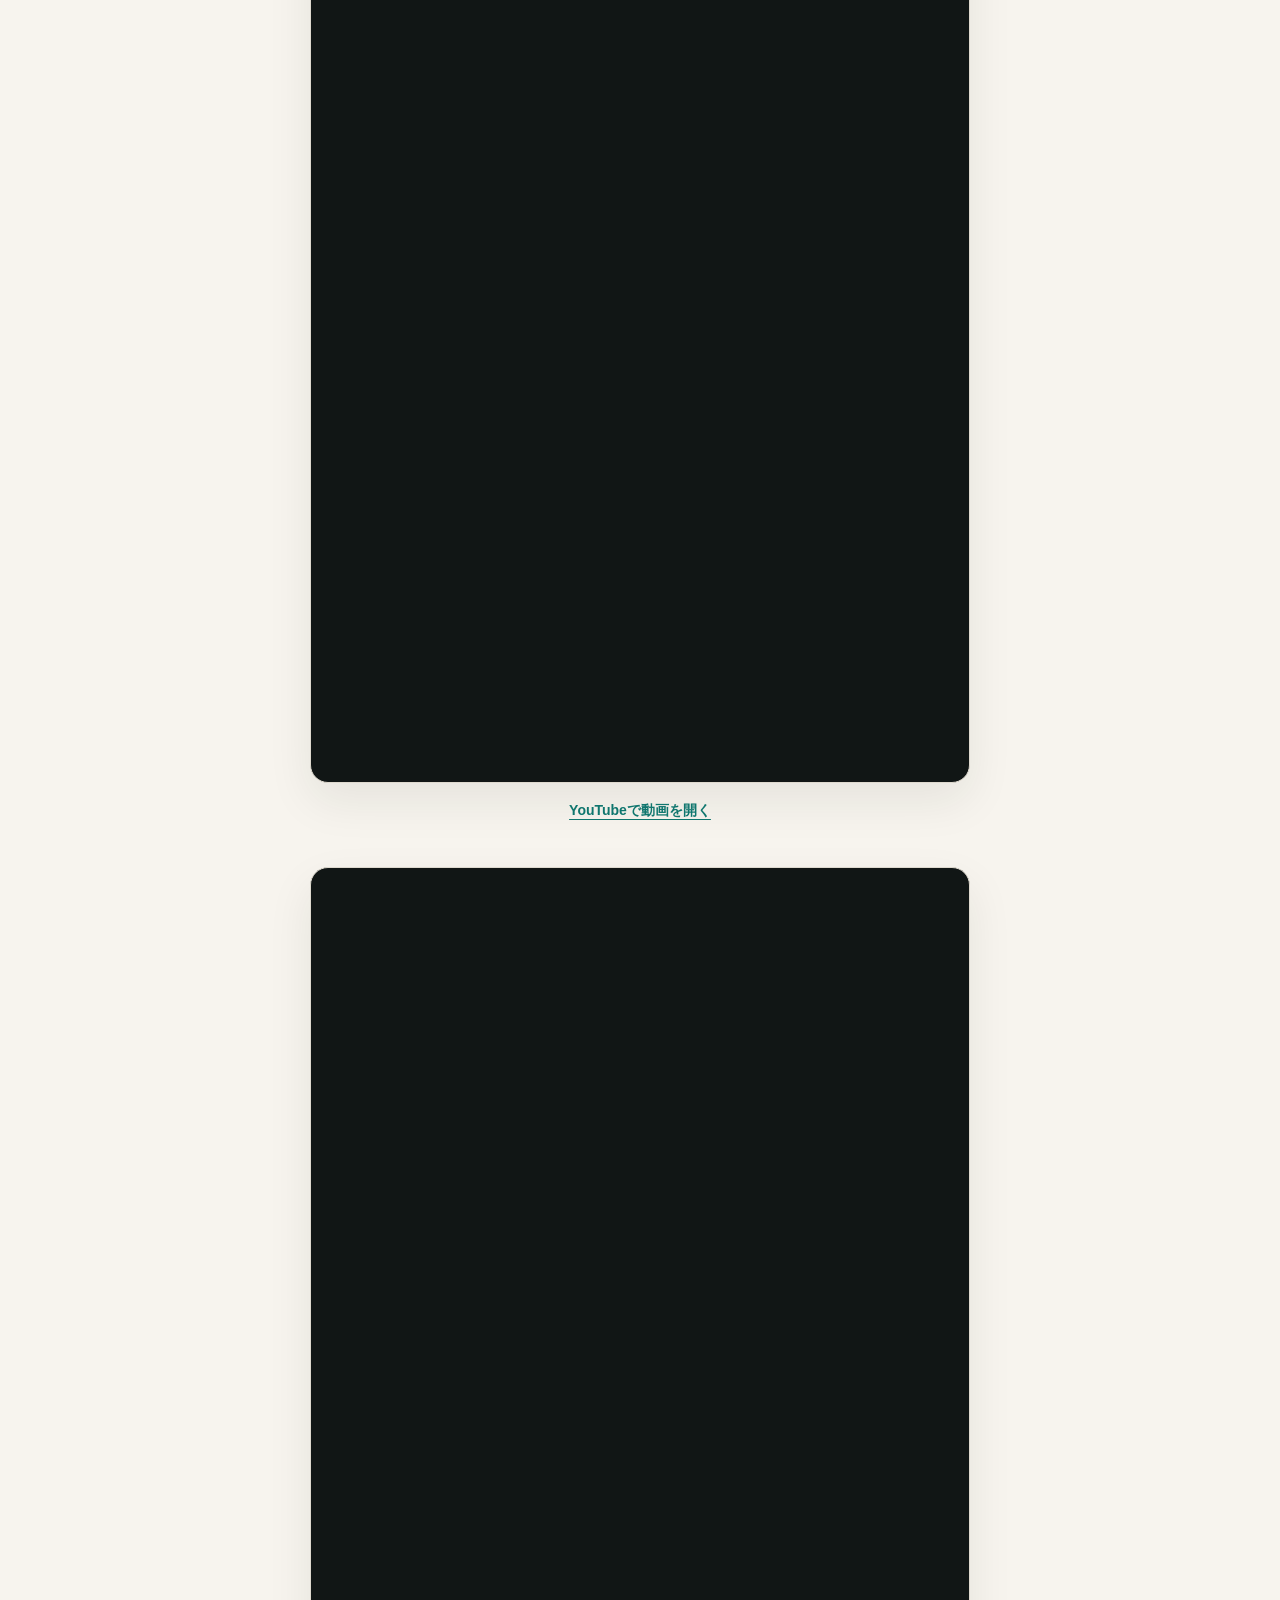
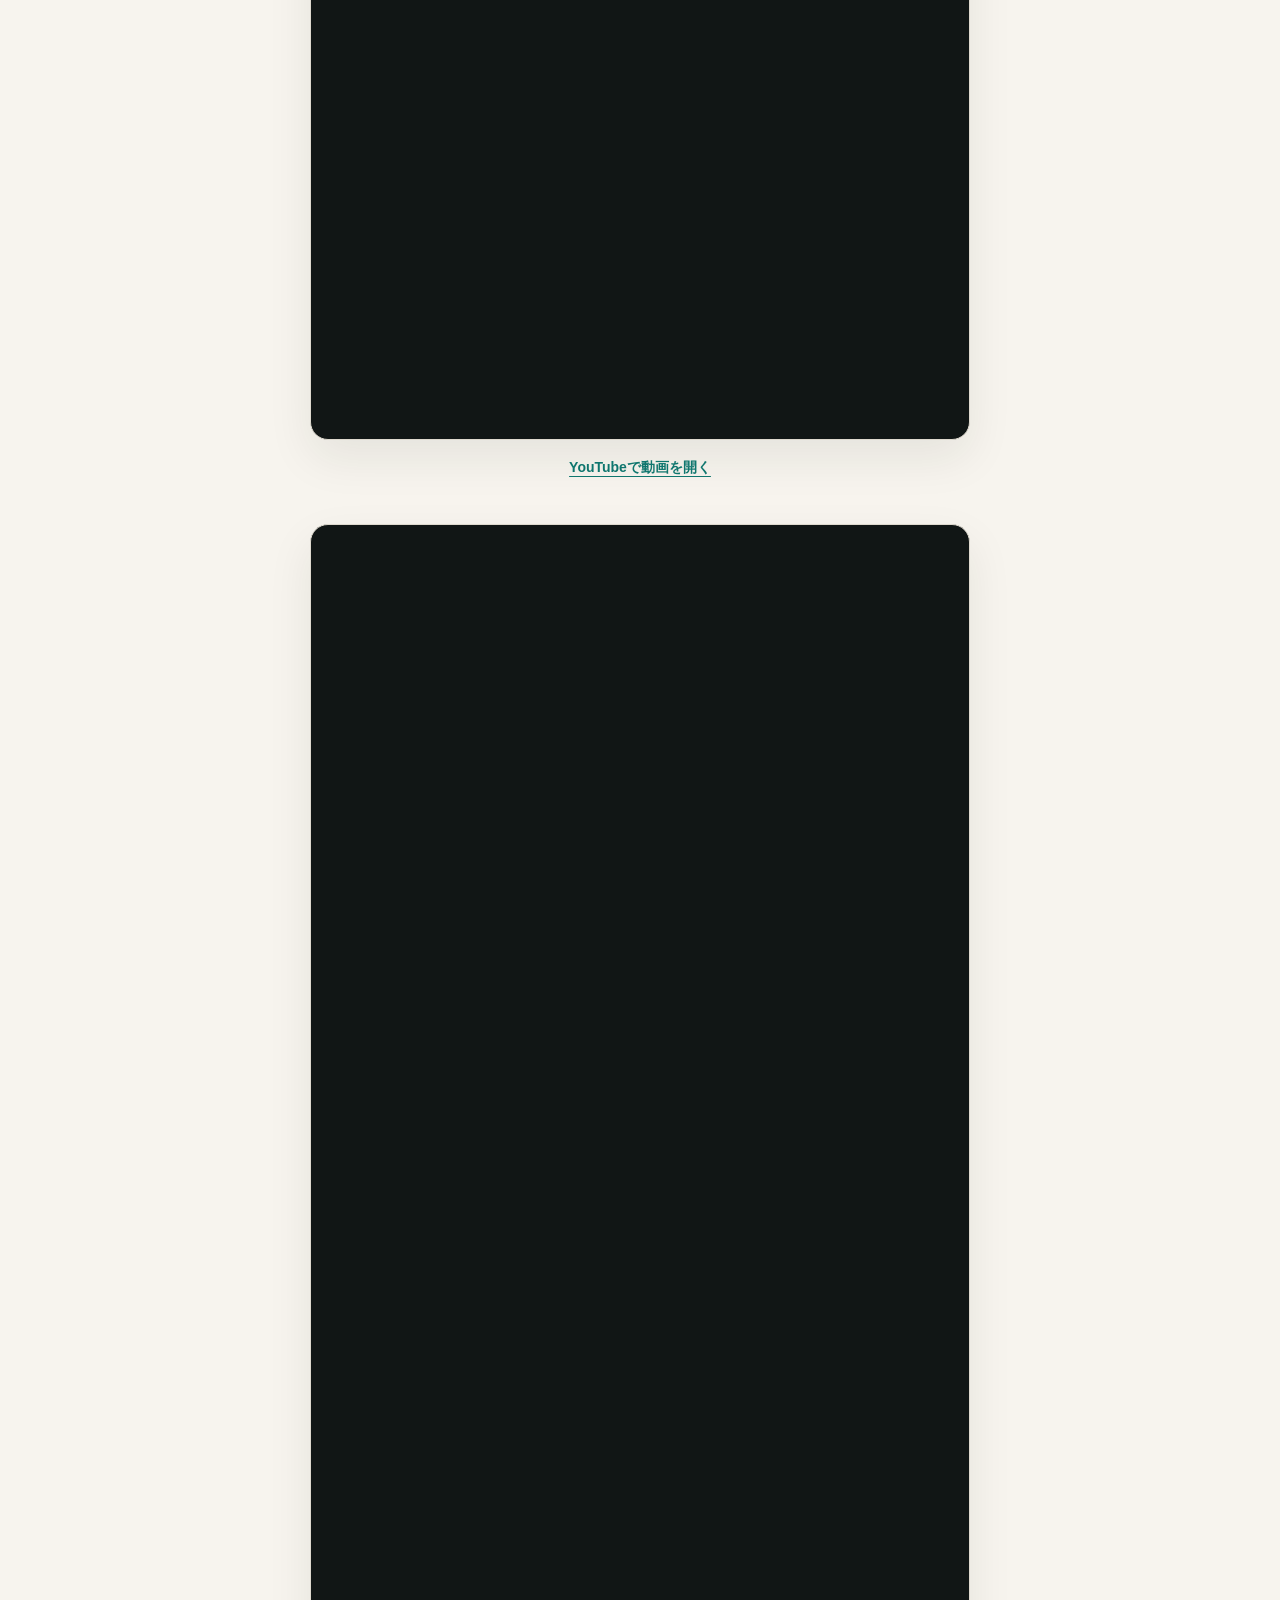
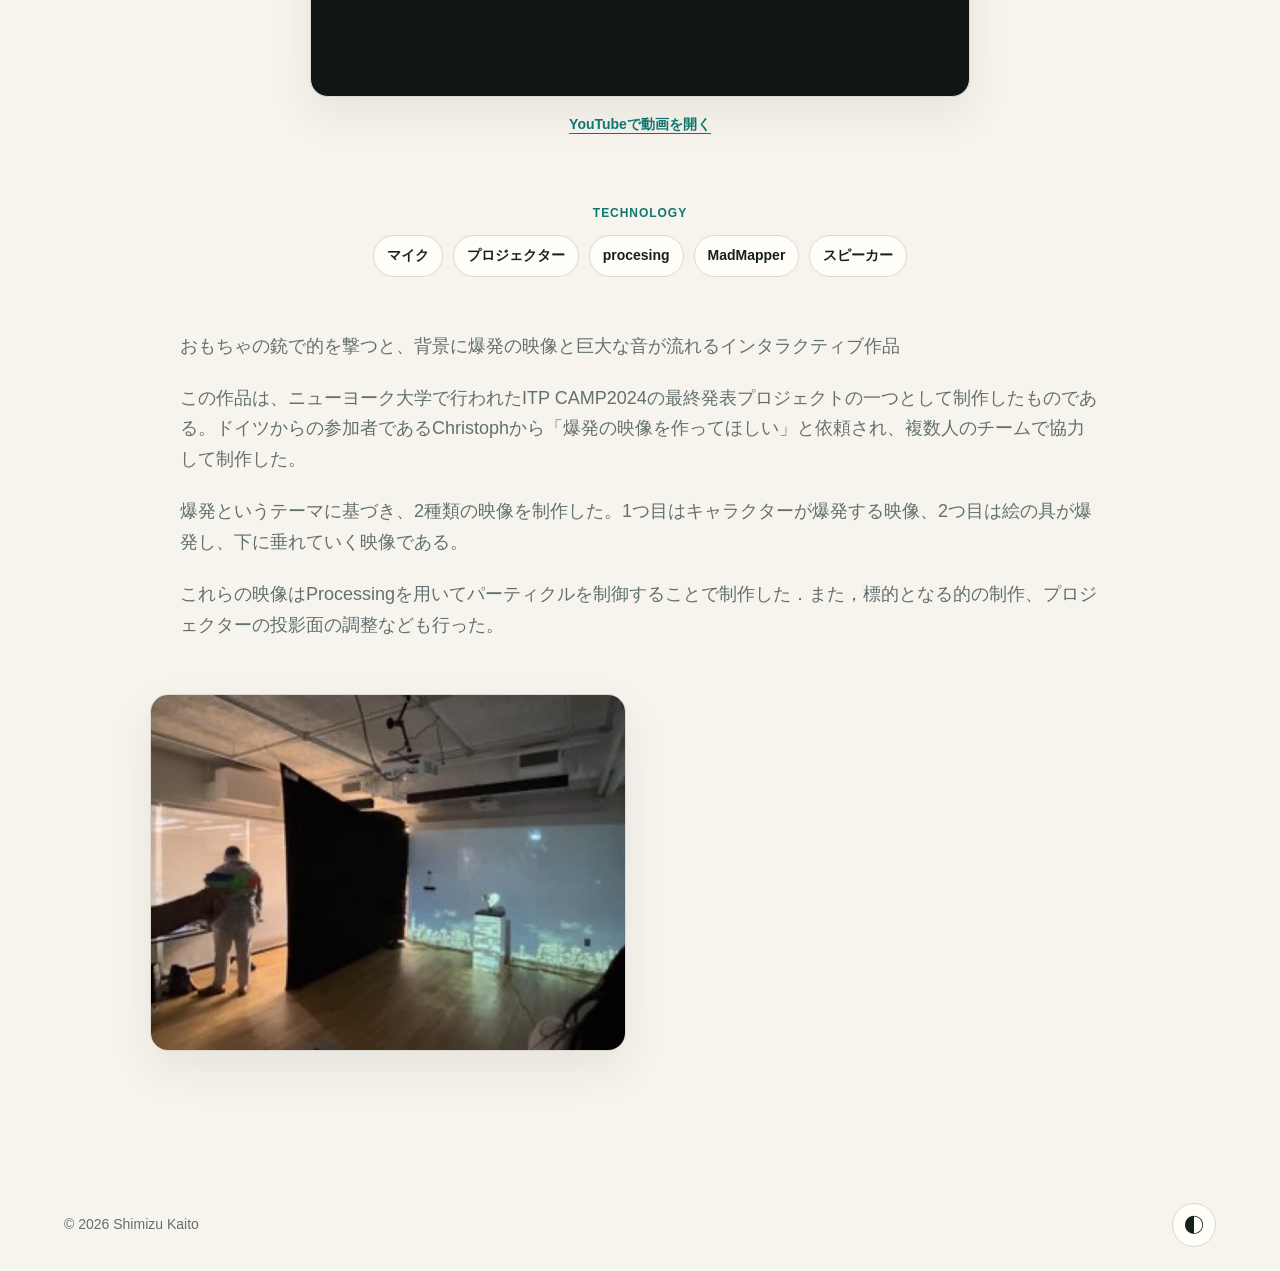
<file: works/highly-explosive.html>
<!doctype html>
<html lang="ja">
  <head>
    <meta charset="utf-8" />
    <meta name="viewport" content="width=device-width, initial-scale=1" />
    <title>Highly Explosive | Shimizu Kaito</title>
    <link rel="stylesheet" href="../styles.css?v=detail-layout-2" />
  </head>
  <body>
    <header class="site-header">
      <a class="brand" href="../index.html#top"><span class="brand-mark"><img src="../assets/astronaut.ico" alt="" /></span><span>Shimizu Kaito</span></a>
      <nav class="nav" aria-label="主要ナビゲーション">
        <a href="../index.html#works">Works</a>
        <a href="../about.html#about">About</a>
        <a href="../about.html#achievements">Achievements</a>
        <a href="../index.html#contact">Contact</a>
      </nav>
    </header>
    <main class="work-detail">
      <a class="back-link" href="../index.html#works">← Worksへ戻る</a>
      <section class="detail-hero">
        <div class="detail-title">
          <h1>Highly Explosive</h1>
        </div>
        <div class="detail-media">
          <img class="detail-cover" src="../assets/imported/highly-explosive-cover.jpg" alt="Highly Explosiveの代表画像" />
          <div class="detail-video" style="aspect-ratio: 560 / 315;"><iframe src="https://www.youtube.com/embed/2bFwsSkFTf8?si=xUlds4PJby5UpUgI" title="YouTube video player" allow="accelerometer; autoplay; clipboard-write; encrypted-media; gyroscope; picture-in-picture; web-share" allowfullscreen></iframe></div>
          <a class="video-fallback" href="https://www.youtube.com/watch?v=2bFwsSkFTf8" target="_blank" rel="noreferrer">YouTubeで動画を開く</a>
          <div class="detail-video" style="aspect-ratio: 816 / 1450;"><iframe src="https://www.youtube.com/embed/966m3mRGyqY" title="Highly Explosion" allow="accelerometer; autoplay; clipboard-write; encrypted-media; gyroscope; picture-in-picture; web-share" allowfullscreen></iframe></div>
          <a class="video-fallback" href="https://www.youtube.com/watch?v=966m3mRGyqY" target="_blank" rel="noreferrer">YouTubeで動画を開く</a>
          <div class="detail-video" style="aspect-ratio: 816 / 1450;"><iframe src="https://www.youtube.com/embed/bXbVHdSbF3s" title="smile explosion" allow="accelerometer; autoplay; clipboard-write; encrypted-media; gyroscope; picture-in-picture; web-share" allowfullscreen></iframe></div>
          <a class="video-fallback" href="https://www.youtube.com/watch?v=bXbVHdSbF3s" target="_blank" rel="noreferrer">YouTubeで動画を開く</a>
          <div class="detail-video" style="aspect-ratio: 816 / 1450;"><iframe src="https://www.youtube.com/embed/RDia1J2EilE" title="ink drop" allow="accelerometer; autoplay; clipboard-write; encrypted-media; gyroscope; picture-in-picture; web-share" allowfullscreen></iframe></div>
          <a class="video-fallback" href="https://www.youtube.com/watch?v=RDia1J2EilE" target="_blank" rel="noreferrer">YouTubeで動画を開く</a>
        </div>
      </section>
      <section class="detail-stack">
        <div>
          <p class="eyebrow">Technology</p>
          <ul class="tech-list"><li>マイク</li><li>プロジェクター</li><li>procesing</li><li>MadMapper</li><li>スピーカー</li></ul>
        </div>
        <div class="detail-description">
          <p>おもちゃの銃で的を撃つと、背景に爆発の映像と巨大な音が流れるインタラクティブ作品</p>
          <p>この作品は、ニューヨーク大学で行われたITP CAMP2024の最終発表プロジェクトの一つとして制作したものである。ドイツからの参加者であるChristophから「爆発の映像を作ってほしい」と依頼され、複数人のチームで協力して制作した。</p>
          <p>爆発というテーマに基づき、2種類の映像を制作した。1つ目はキャラクターが爆発する映像、2つ目は絵の具が爆発し、下に垂れていく映像である。</p>
          <p>これらの映像はProcessingを用いてパーティクルを制御することで制作した．また，標的となる的の制作、プロジェクターの投影面の調整なども行った。</p>
        </div>
        <div class="detail-gallery-shell" aria-label="作品写真">
          <div class="detail-gallery">
            <img src="../assets/imported/highly-explosive-cover.jpg" alt="Highly Explosiveの記録写真" />
          </div>
        </div>
      </section>
    </main>
    <footer class="footer"><span>© 2026 Shimizu Kaito</span><button class="theme-toggle" type="button" aria-label="テーマを切り替える">◐</button></footer>
    <script src="../script.js?v=detail-layout-2"></script>
  </body>
</html>
</file>
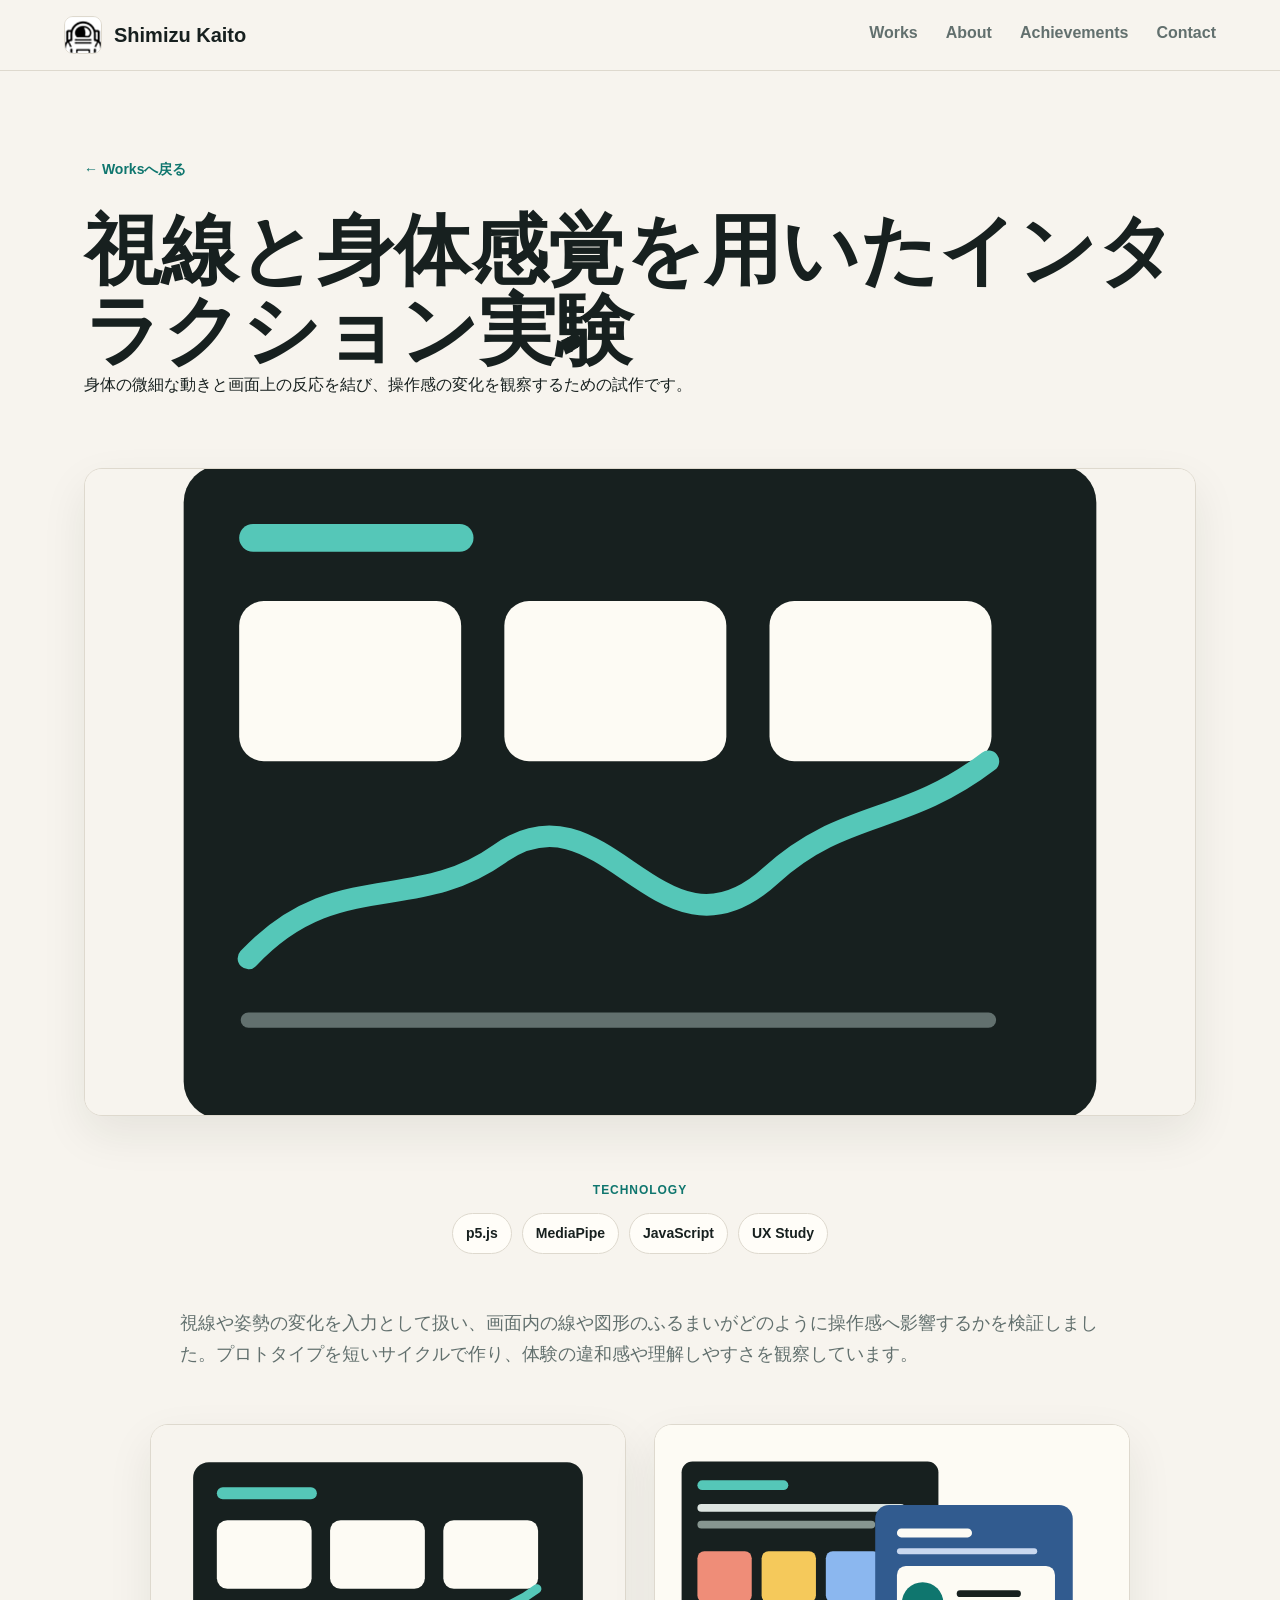
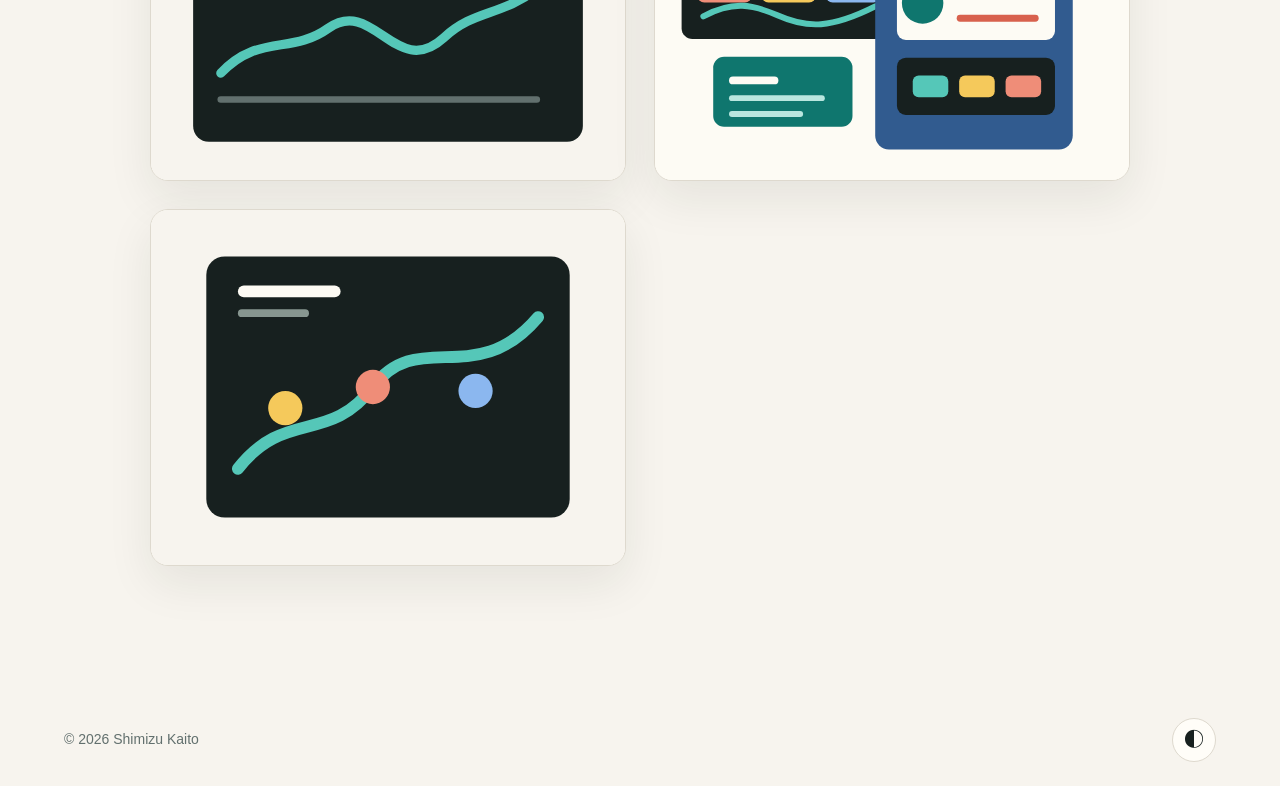
<file: works/interaction-study.html>
<!doctype html>
<html lang="ja">
  <head>
    <meta charset="utf-8" />
    <meta name="viewport" content="width=device-width, initial-scale=1" />
    <title>視線と身体感覚を用いたインタラクション実験 | Shimizu Kaito</title>
    <link rel="stylesheet" href="../styles.css" />
  </head>
  <body>
    <header class="site-header">
      <a class="brand" href="../index.html#top"><span class="brand-mark"><img src="../assets/astronaut.ico" alt="" /></span><span>Shimizu Kaito</span></a>
      <nav class="nav" aria-label="主要ナビゲーション">
        <a href="../index.html#works">Works</a>
        <a href="../about.html#about">About</a>
        <a href="../about.html#achievements">Achievements</a>
        <a href="../index.html#contact">Contact</a>
      </nav>
    </header>
    <main class="work-detail">
      <a class="back-link" href="../index.html#works">← Worksへ戻る</a>
      <section class="detail-hero">
        <div>
          <h1>視線と身体感覚を用いたインタラクション実験</h1>
          <p>身体の微細な動きと画面上の反応を結び、操作感の変化を観察するための試作です。</p>
        </div>
        <img class="detail-cover" src="../assets/project-ops.svg" alt="研究プロトタイプの代表画像" />
      </section>
      <section class="detail-stack">
        <div>
          <p class="eyebrow">Technology</p>
          <ul class="tech-list"><li>p5.js</li><li>MediaPipe</li><li>JavaScript</li><li>UX Study</li></ul>
        </div>
        <div class="detail-description">
          <p>視線や姿勢の変化を入力として扱い、画面内の線や図形のふるまいがどのように操作感へ影響するかを検証しました。プロトタイプを短いサイクルで作り、体験の違和感や理解しやすさを観察しています。</p>
        </div>
        <div class="detail-gallery-shell" aria-label="作品写真">
          <div class="detail-gallery">
            <img src="../assets/project-ops.svg" alt="画面構成の記録" />
            <img src="../assets/hero-workspace.svg" alt="試作画面の展開" />
            <img src="../assets/project-field.svg" alt="観察ログのイメージ" />
          </div>
        </div>
      </section>
    </main>
    <footer class="footer"><span>© 2026 Shimizu Kaito</span><button class="theme-toggle" type="button" aria-label="テーマを切り替える">◐</button></footer>
    <script src="../script.js"></script>
  </body>
</html>
</file>
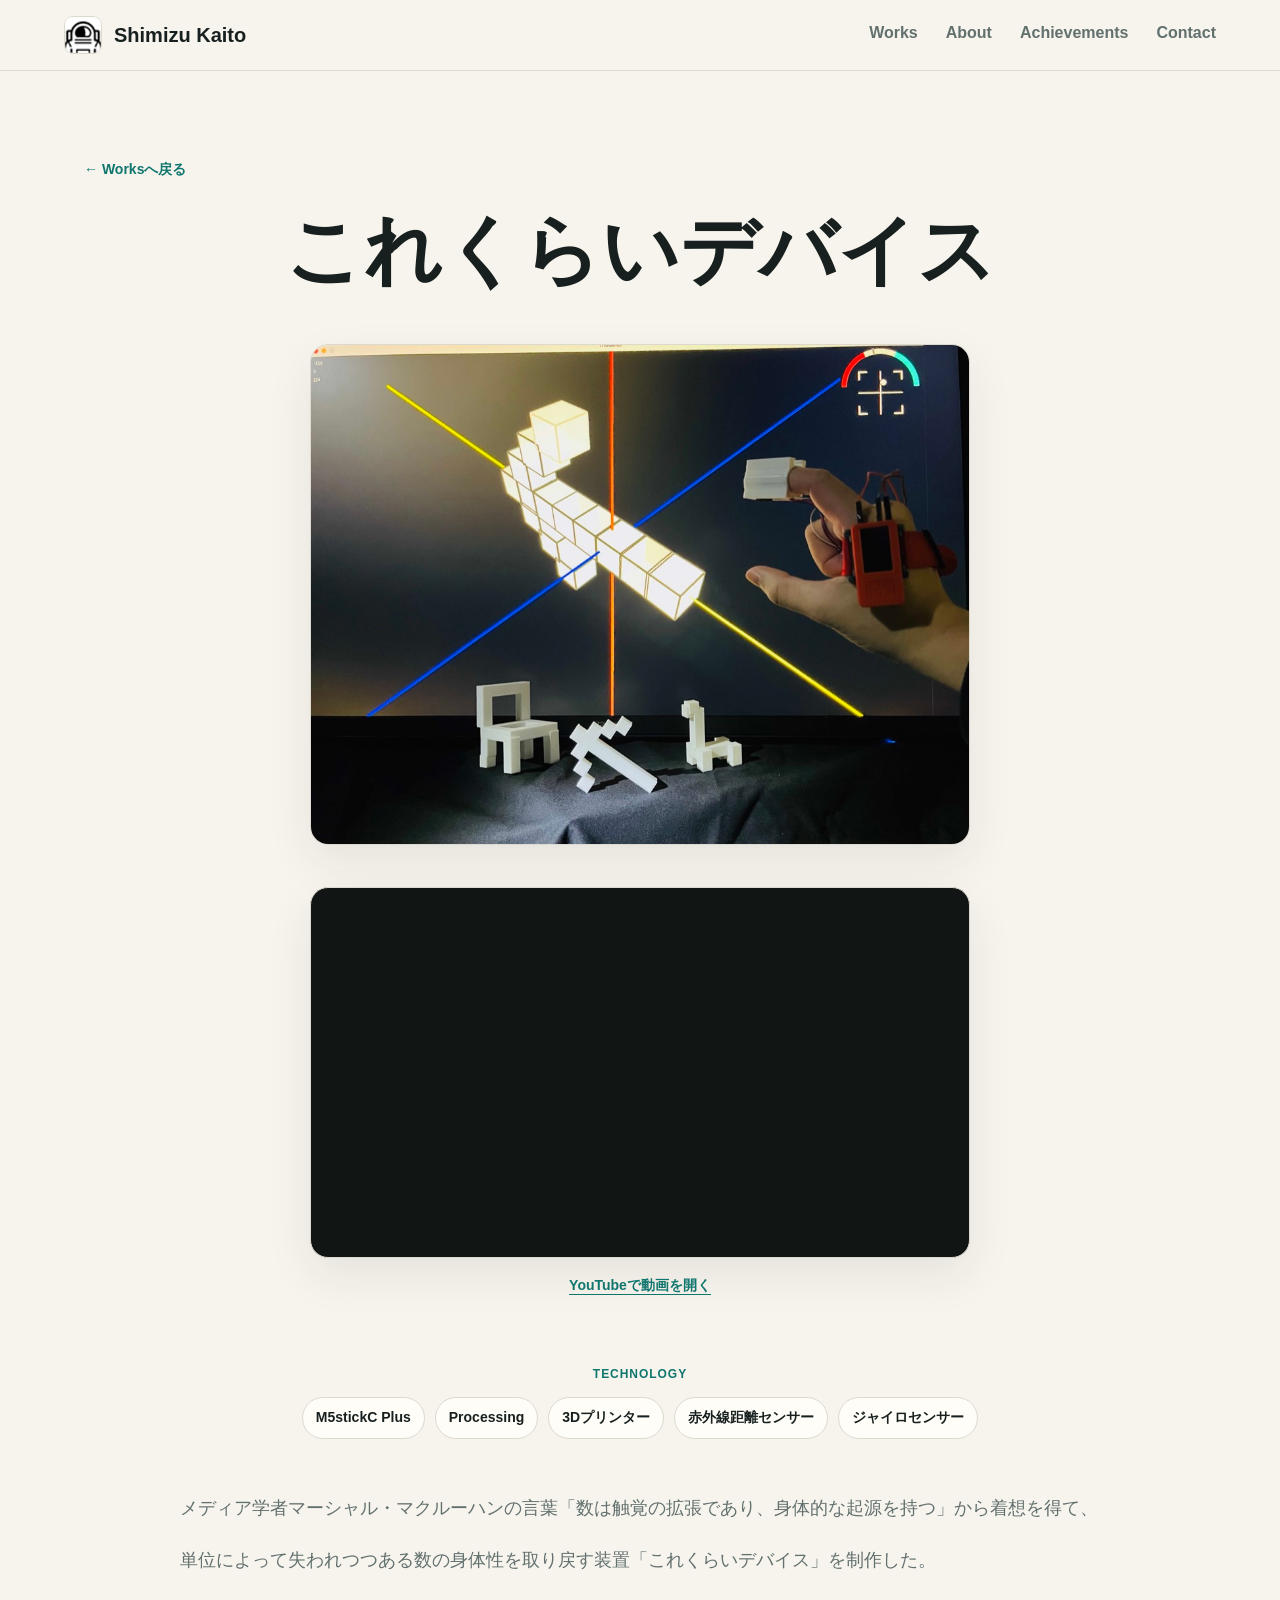
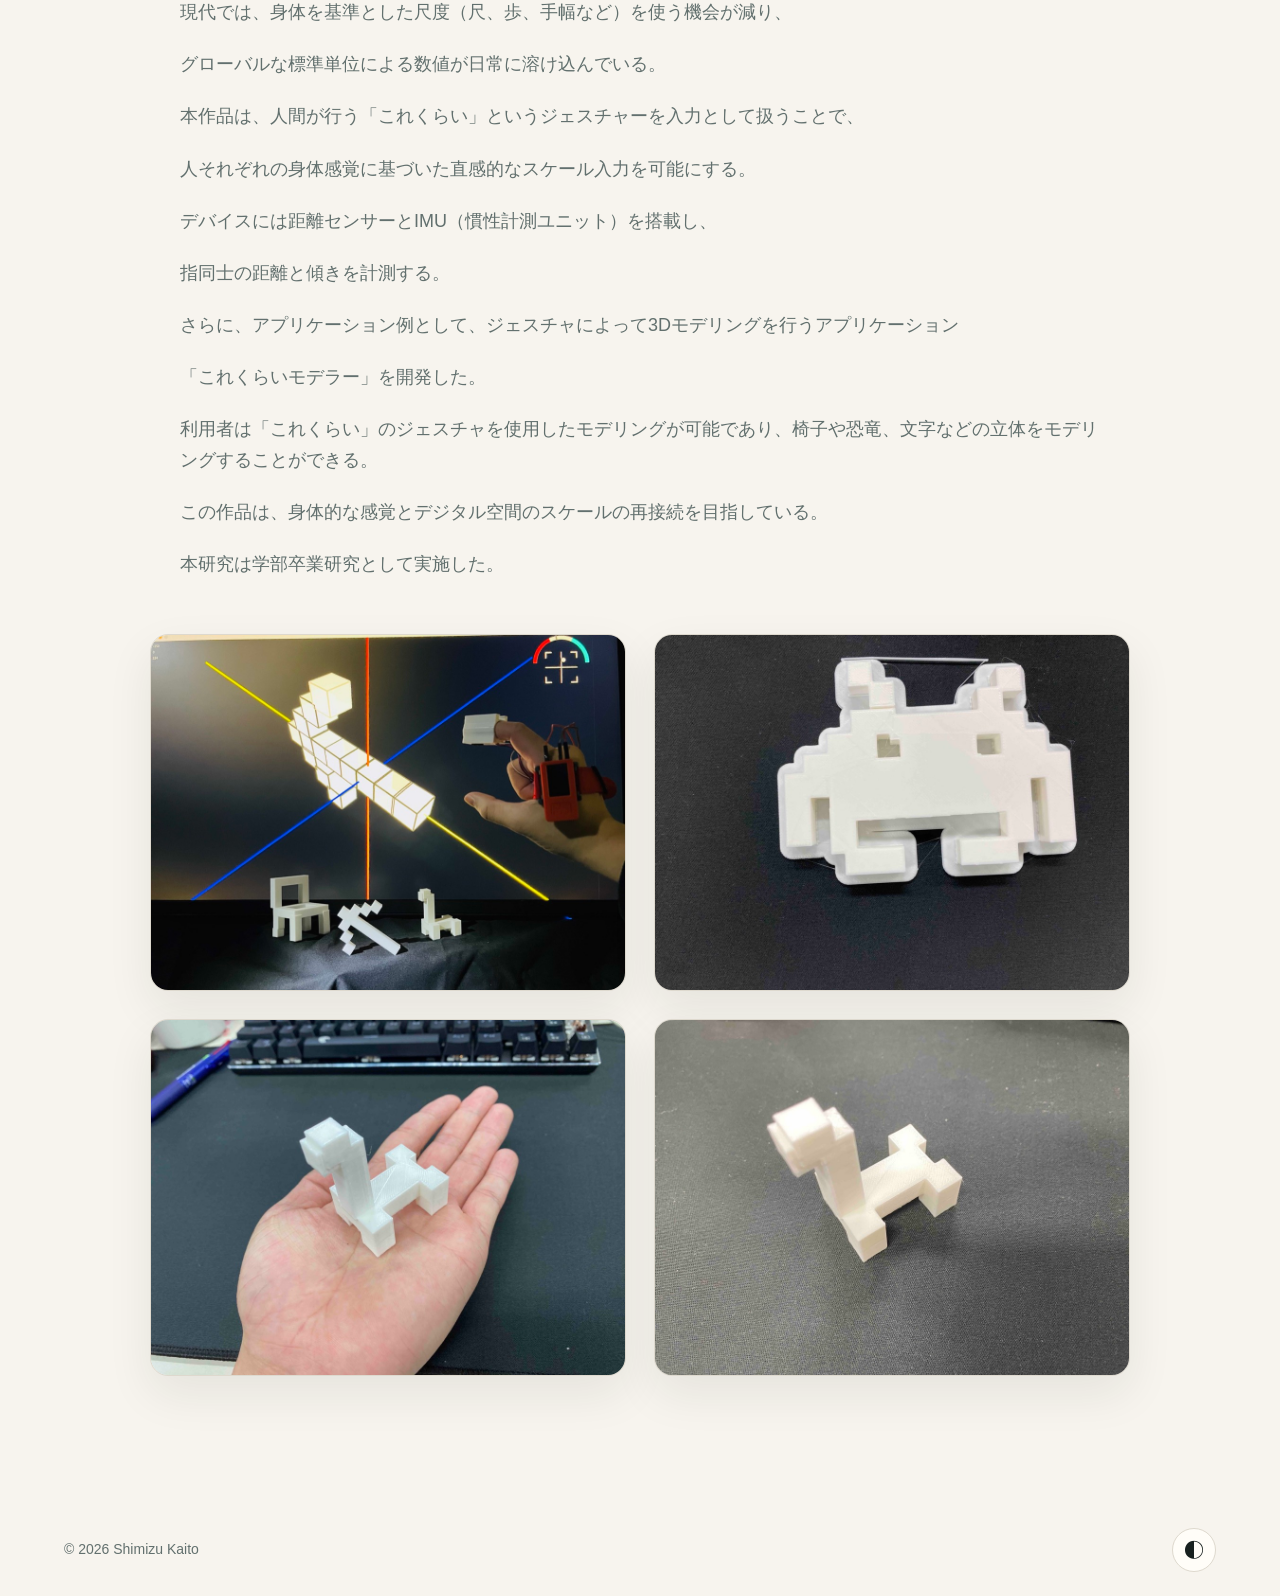
<file: works/korekuraidecice.html>
<!doctype html>
<html lang="ja">
  <head>
    <meta charset="utf-8" />
    <meta name="viewport" content="width=device-width, initial-scale=1" />
    <title>これくらいデバイス | Shimizu Kaito</title>
    <link rel="stylesheet" href="../styles.css?v=detail-layout-2" />
  </head>
  <body>
    <header class="site-header">
      <a class="brand" href="../index.html#top"><span class="brand-mark"><img src="../assets/astronaut.ico" alt="" /></span><span>Shimizu Kaito</span></a>
      <nav class="nav" aria-label="主要ナビゲーション">
        <a href="../index.html#works">Works</a>
        <a href="../about.html#about">About</a>
        <a href="../about.html#achievements">Achievements</a>
        <a href="../index.html#contact">Contact</a>
      </nav>
    </header>
    <main class="work-detail">
      <a class="back-link" href="../index.html#works">← Worksへ戻る</a>
      <section class="detail-hero">
        <div class="detail-title">
          <h1>これくらいデバイス</h1>
        </div>
        <div class="detail-media">
          <img class="detail-cover" src="../assets/imported/korekuraidecice-1.jpg" alt="これくらいデバイスの代表画像" />
          <div class="detail-video" style="aspect-ratio: 560 / 315;"><iframe src="https://www.youtube.com/embed/cIKnbaYKSzI" title="YouTube video player" allow="accelerometer; autoplay; clipboard-write; encrypted-media; gyroscope; picture-in-picture; web-share" allowfullscreen></iframe></div>
          <a class="video-fallback" href="https://www.youtube.com/watch?v=cIKnbaYKSzI" target="_blank" rel="noreferrer">YouTubeで動画を開く</a>
        </div>
      </section>
      <section class="detail-stack">
        <div>
          <p class="eyebrow">Technology</p>
          <ul class="tech-list"><li>M5stickC Plus</li><li>Processing</li><li>3Dプリンター</li><li>赤外線距離センサー</li><li>ジャイロセンサー</li></ul>
        </div>
        <div class="detail-description">
          <p>メディア学者マーシャル・マクルーハンの言葉「数は触覚の拡張であり、身体的な起源を持つ」から着想を得て、</p>
          <p>単位によって失われつつある数の身体性を取り戻す装置「これくらいデバイス」を制作した。</p>
          <p>現代では、身体を基準とした尺度（尺、歩、手幅など）を使う機会が減り、</p>
          <p>グローバルな標準単位による数値が日常に溶け込んでいる。</p>
          <p>本作品は、人間が行う「これくらい」というジェスチャーを入力として扱うことで、</p>
          <p>人それぞれの身体感覚に基づいた直感的なスケール入力を可能にする。</p>
          <p>デバイスには距離センサーとIMU（慣性計測ユニット）を搭載し、</p>
          <p>指同士の距離と傾きを計測する。</p>
          <p>さらに、アプリケーション例として、ジェスチャによって3Dモデリングを行うアプリケーション</p>
          <p>「これくらいモデラー」を開発した。</p>
          <p>利用者は「これくらい」のジェスチャを使用したモデリングが可能であり、椅子や恐竜、文字などの立体をモデリングすることができる。</p>
          <p>この作品は、身体的な感覚とデジタル空間のスケールの再接続を目指している。</p>
          <p>本研究は学部卒業研究として実施した。</p>
        </div>
        <div class="detail-gallery-shell" aria-label="作品写真">
          <div class="detail-gallery">
            <img src="../assets/imported/korekuraidecice-1.jpg" alt="これくらいデバイスの記録写真" />
            <img src="../assets/imported/korekuraidecice-2.jpg" alt="これくらいデバイスの記録写真" />
            <img src="../assets/imported/korekuraidecice-3.jpg" alt="これくらいデバイスの記録写真" />
            <img src="../assets/imported/korekuraidecice-4.jpg" alt="これくらいデバイスの記録写真" />
          </div>
        </div>
      </section>
    </main>
    <footer class="footer"><span>© 2026 Shimizu Kaito</span><button class="theme-toggle" type="button" aria-label="テーマを切り替える">◐</button></footer>
    <script src="../script.js?v=detail-layout-2"></script>
  </body>
</html>
</file>
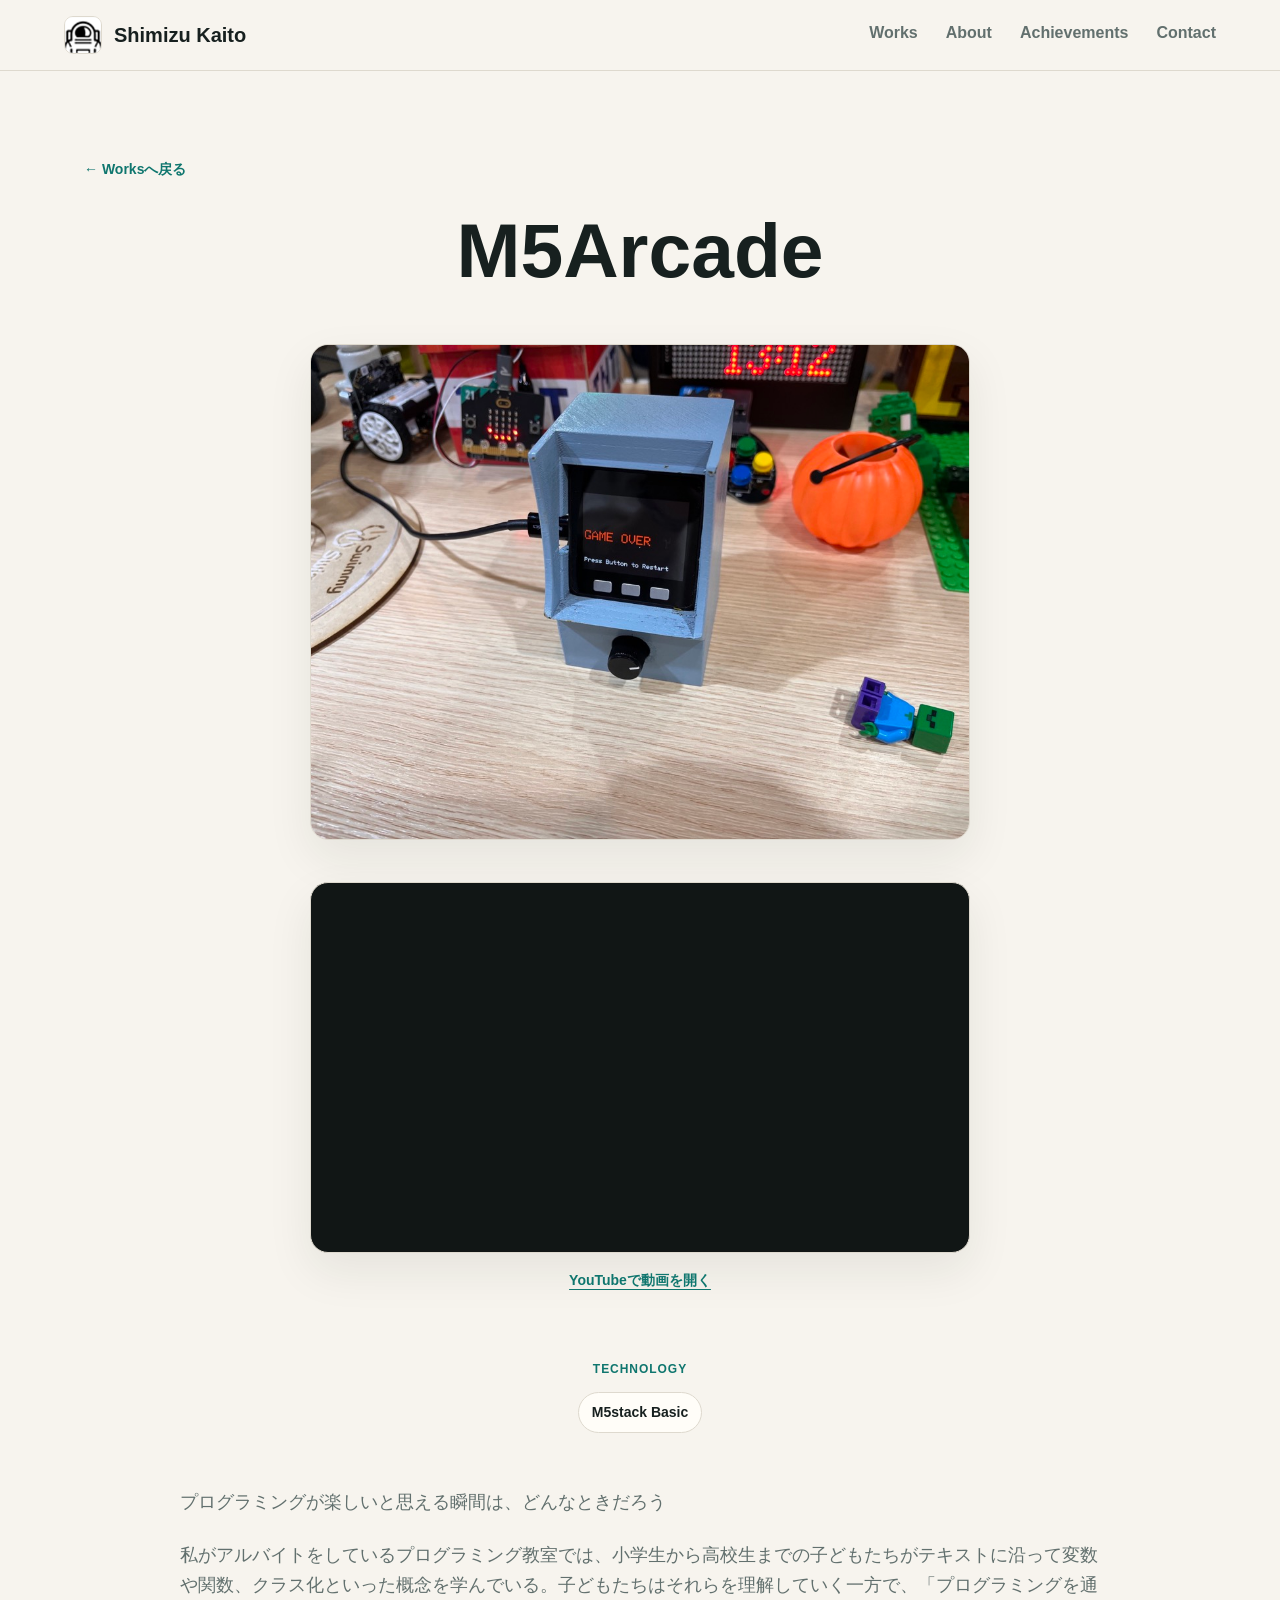
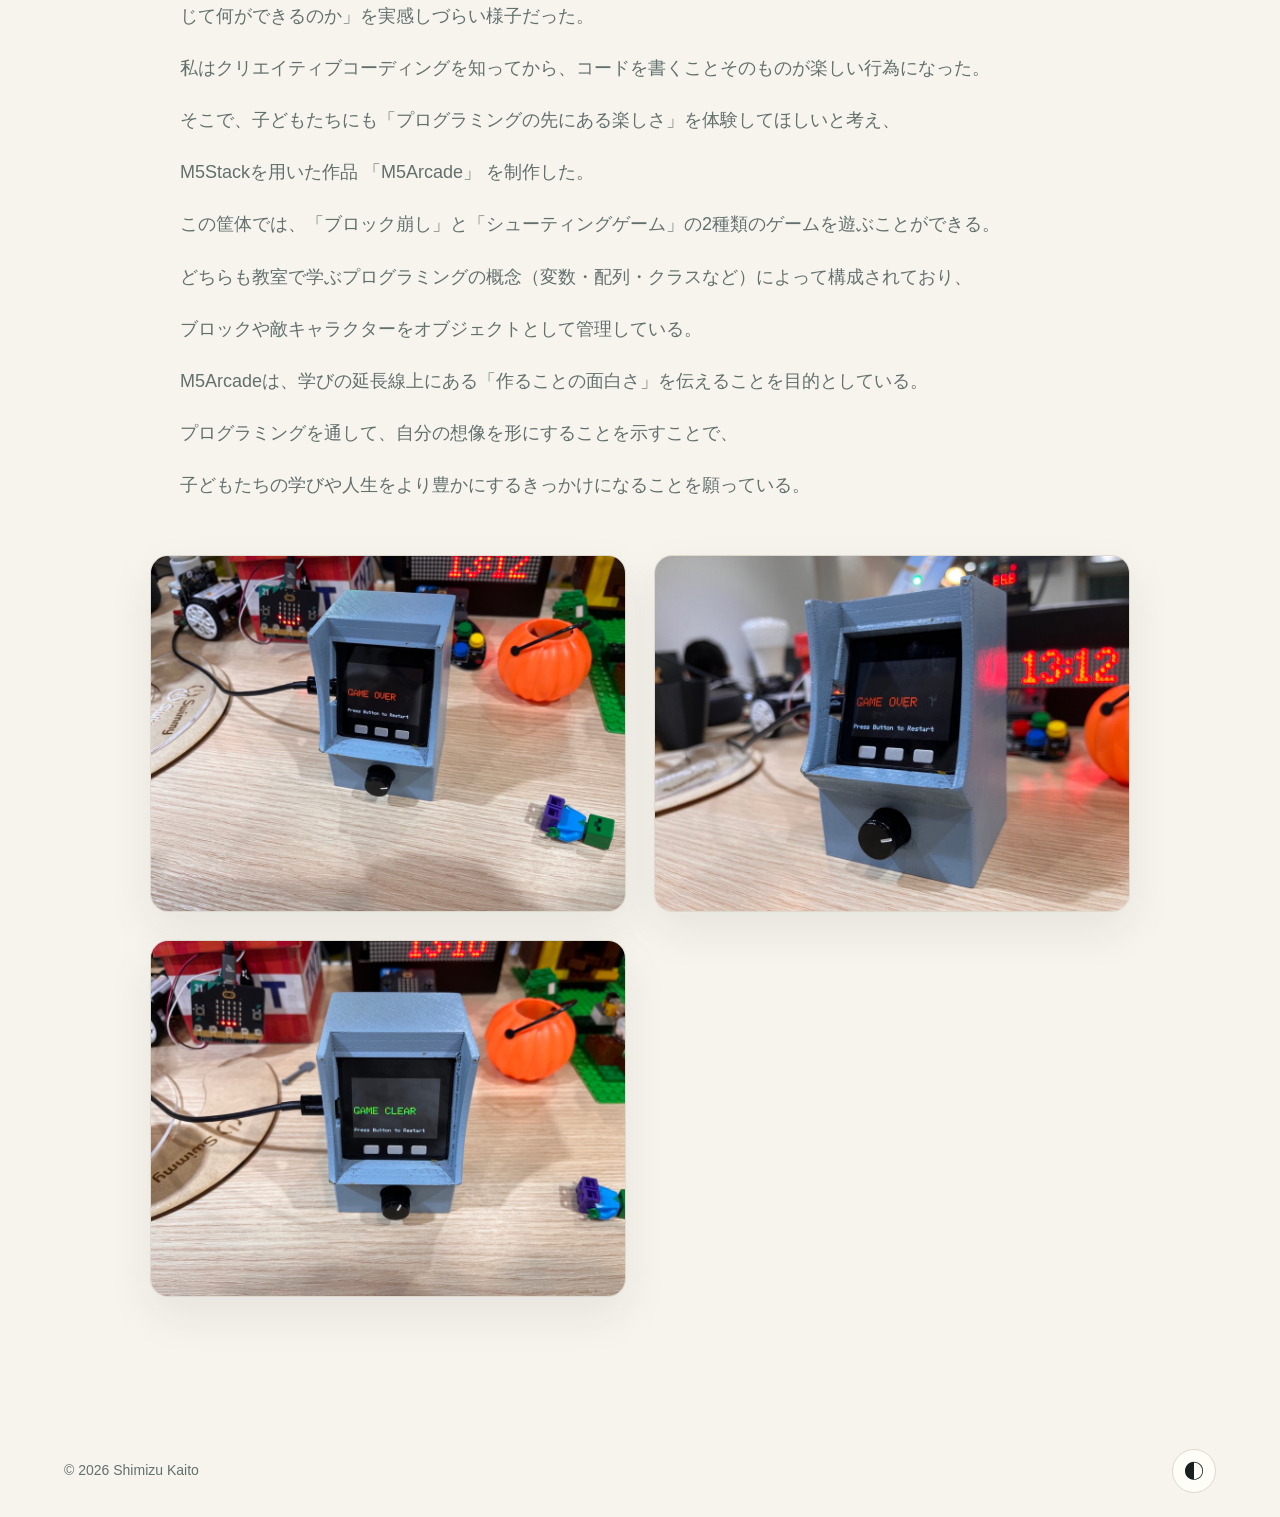
<file: works/m5arcade.html>
<!doctype html>
<html lang="ja">
  <head>
    <meta charset="utf-8" />
    <meta name="viewport" content="width=device-width, initial-scale=1" />
    <title>M5Arcade | Shimizu Kaito</title>
    <link rel="stylesheet" href="../styles.css?v=detail-layout-2" />
  </head>
  <body>
    <header class="site-header">
      <a class="brand" href="../index.html#top"><span class="brand-mark"><img src="../assets/astronaut.ico" alt="" /></span><span>Shimizu Kaito</span></a>
      <nav class="nav" aria-label="主要ナビゲーション">
        <a href="../index.html#works">Works</a>
        <a href="../about.html#about">About</a>
        <a href="../about.html#achievements">Achievements</a>
        <a href="../index.html#contact">Contact</a>
      </nav>
    </header>
    <main class="work-detail">
      <a class="back-link" href="../index.html#works">← Worksへ戻る</a>
      <section class="detail-hero">
        <div class="detail-title">
          <h1>M5Arcade</h1>
        </div>
        <div class="detail-media">
          <img class="detail-cover" src="../assets/imported/m5arcade-1.jpg" alt="M5Arcadeの代表画像" />
          <div class="detail-video" style="aspect-ratio: 560 / 315;"><iframe src="https://www.youtube.com/embed/KmXN0ksPKco?si=JaBfXj39K-FlB95m" title="YouTube video player" allow="accelerometer; autoplay; clipboard-write; encrypted-media; gyroscope; picture-in-picture; web-share" allowfullscreen></iframe></div>
          <a class="video-fallback" href="https://www.youtube.com/watch?v=KmXN0ksPKco" target="_blank" rel="noreferrer">YouTubeで動画を開く</a>
        </div>
      </section>
      <section class="detail-stack">
        <div>
          <p class="eyebrow">Technology</p>
          <ul class="tech-list"><li>M5stack Basic</li></ul>
        </div>
        <div class="detail-description">
          <p>プログラミングが楽しいと思える瞬間は、どんなときだろう</p>
          <p>私がアルバイトをしているプログラミング教室では、小学生から高校生までの子どもたちがテキストに沿って変数や関数、クラス化といった概念を学んでいる。子どもたちはそれらを理解していく一方で、「プログラミングを通じて何ができるのか」を実感しづらい様子だった。</p>
          <p>私はクリエイティブコーディングを知ってから、コードを書くことそのものが楽しい行為になった。</p>
          <p>そこで、子どもたちにも「プログラミングの先にある楽しさ」を体験してほしいと考え、</p>
          <p>M5Stackを用いた作品 「M5Arcade」 を制作した。</p>
          <p>この筐体では、「ブロック崩し」と「シューティングゲーム」の2種類のゲームを遊ぶことができる。</p>
          <p>どちらも教室で学ぶプログラミングの概念（変数・配列・クラスなど）によって構成されており、</p>
          <p>ブロックや敵キャラクターをオブジェクトとして管理している。</p>
          <p>M5Arcadeは、学びの延長線上にある「作ることの面白さ」を伝えることを目的としている。</p>
          <p>プログラミングを通して、自分の想像を形にすることを示すことで、</p>
          <p>子どもたちの学びや人生をより豊かにするきっかけになることを願っている。</p>
        </div>
        <div class="detail-gallery-shell" aria-label="作品写真">
          <div class="detail-gallery">
            <img src="../assets/imported/m5arcade-1.jpg" alt="M5Arcadeの記録写真" />
            <img src="../assets/imported/m5arcade-2.jpg" alt="M5Arcadeの記録写真" />
            <img src="../assets/imported/m5arcade-3.jpg" alt="M5Arcadeの記録写真" />
          </div>
        </div>
      </section>
    </main>
    <footer class="footer"><span>© 2026 Shimizu Kaito</span><button class="theme-toggle" type="button" aria-label="テーマを切り替える">◐</button></footer>
    <script src="../script.js?v=detail-layout-2"></script>
  </body>
</html>
</file>
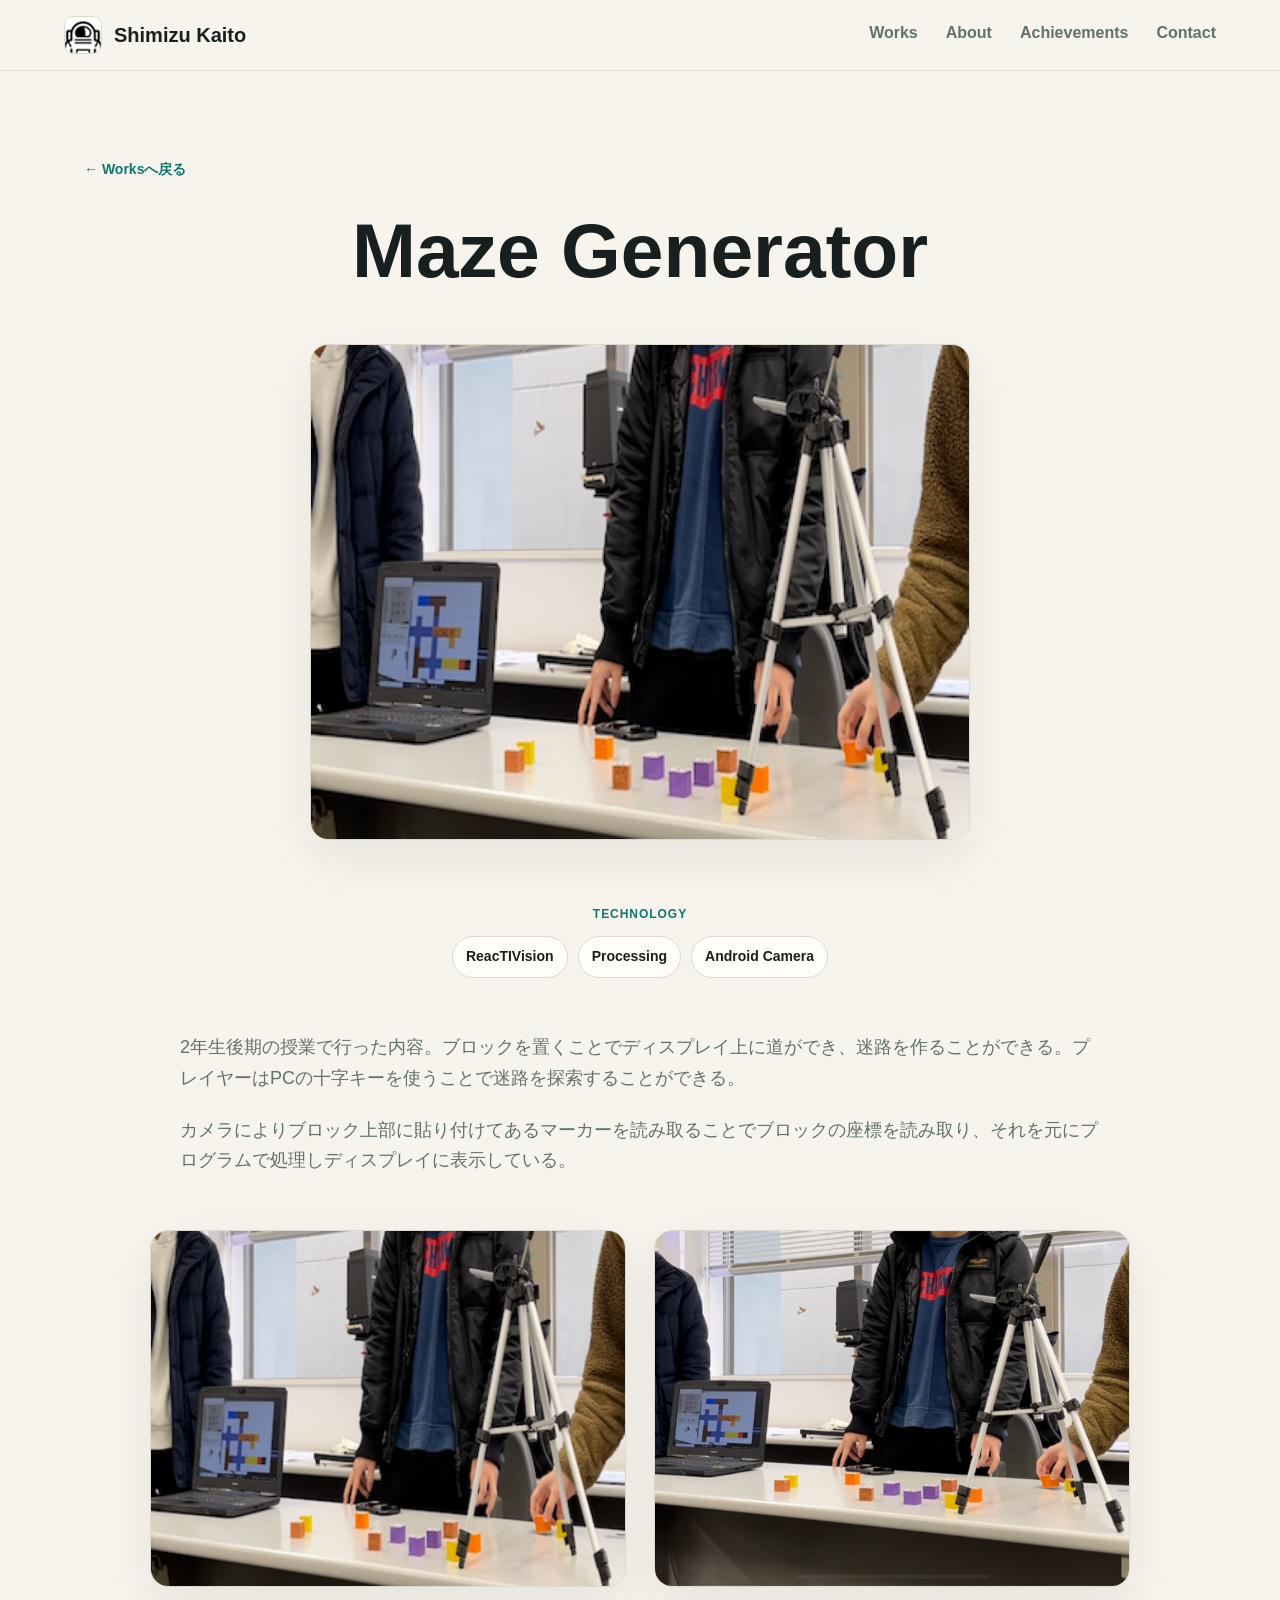
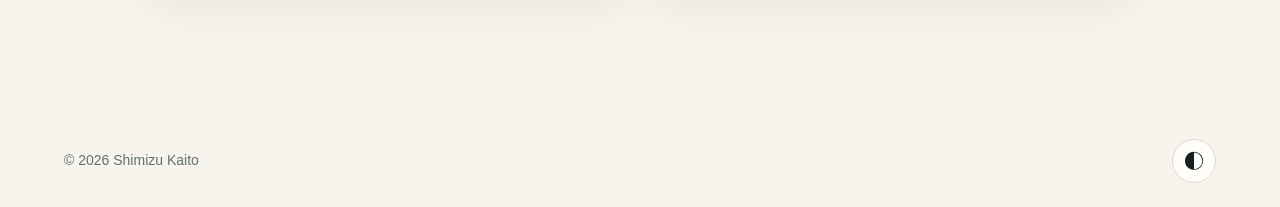
<file: works/maze-generator.html>
<!doctype html>
<html lang="ja">
  <head>
    <meta charset="utf-8" />
    <meta name="viewport" content="width=device-width, initial-scale=1" />
    <title>Maze Generator | Shimizu Kaito</title>
    <link rel="stylesheet" href="../styles.css?v=detail-layout-2" />
  </head>
  <body>
    <header class="site-header">
      <a class="brand" href="../index.html#top"><span class="brand-mark"><img src="../assets/astronaut.ico" alt="" /></span><span>Shimizu Kaito</span></a>
      <nav class="nav" aria-label="主要ナビゲーション">
        <a href="../index.html#works">Works</a>
        <a href="../about.html#about">About</a>
        <a href="../about.html#achievements">Achievements</a>
        <a href="../index.html#contact">Contact</a>
      </nav>
    </header>
    <main class="work-detail">
      <a class="back-link" href="../index.html#works">← Worksへ戻る</a>
      <section class="detail-hero">
        <div class="detail-title">
          <h1>Maze Generator</h1>
        </div>
        <div class="detail-media">
          <img class="detail-cover" src="../assets/imported/maze-generator-1.PNG" alt="Maze Generatorの代表画像" />
          
        </div>
      </section>
      <section class="detail-stack">
        <div>
          <p class="eyebrow">Technology</p>
          <ul class="tech-list"><li>ReacTIVision</li><li>Processing</li><li>Android Camera</li></ul>
        </div>
        <div class="detail-description">
          <p>2年生後期の授業で行った内容。ブロックを置くことでディスプレイ上に道ができ、迷路を作ることができる。プレイヤーはPCの十字キーを使うことで迷路を探索することができる。</p>
          <p>カメラによりブロック上部に貼り付けてあるマーカーを読み取ることでブロックの座標を読み取り、それを元にプログラムで処理しディスプレイに表示している。</p>
        </div>
        <div class="detail-gallery-shell" aria-label="作品写真">
          <div class="detail-gallery">
            <img src="../assets/imported/maze-generator-1.PNG" alt="Maze Generatorの記録写真" />
            <img src="../assets/imported/maze-generator-2.PNG" alt="Maze Generatorの記録写真" />
          </div>
        </div>
      </section>
    </main>
    <footer class="footer"><span>© 2026 Shimizu Kaito</span><button class="theme-toggle" type="button" aria-label="テーマを切り替える">◐</button></footer>
    <script src="../script.js?v=detail-layout-2"></script>
  </body>
</html>
</file>
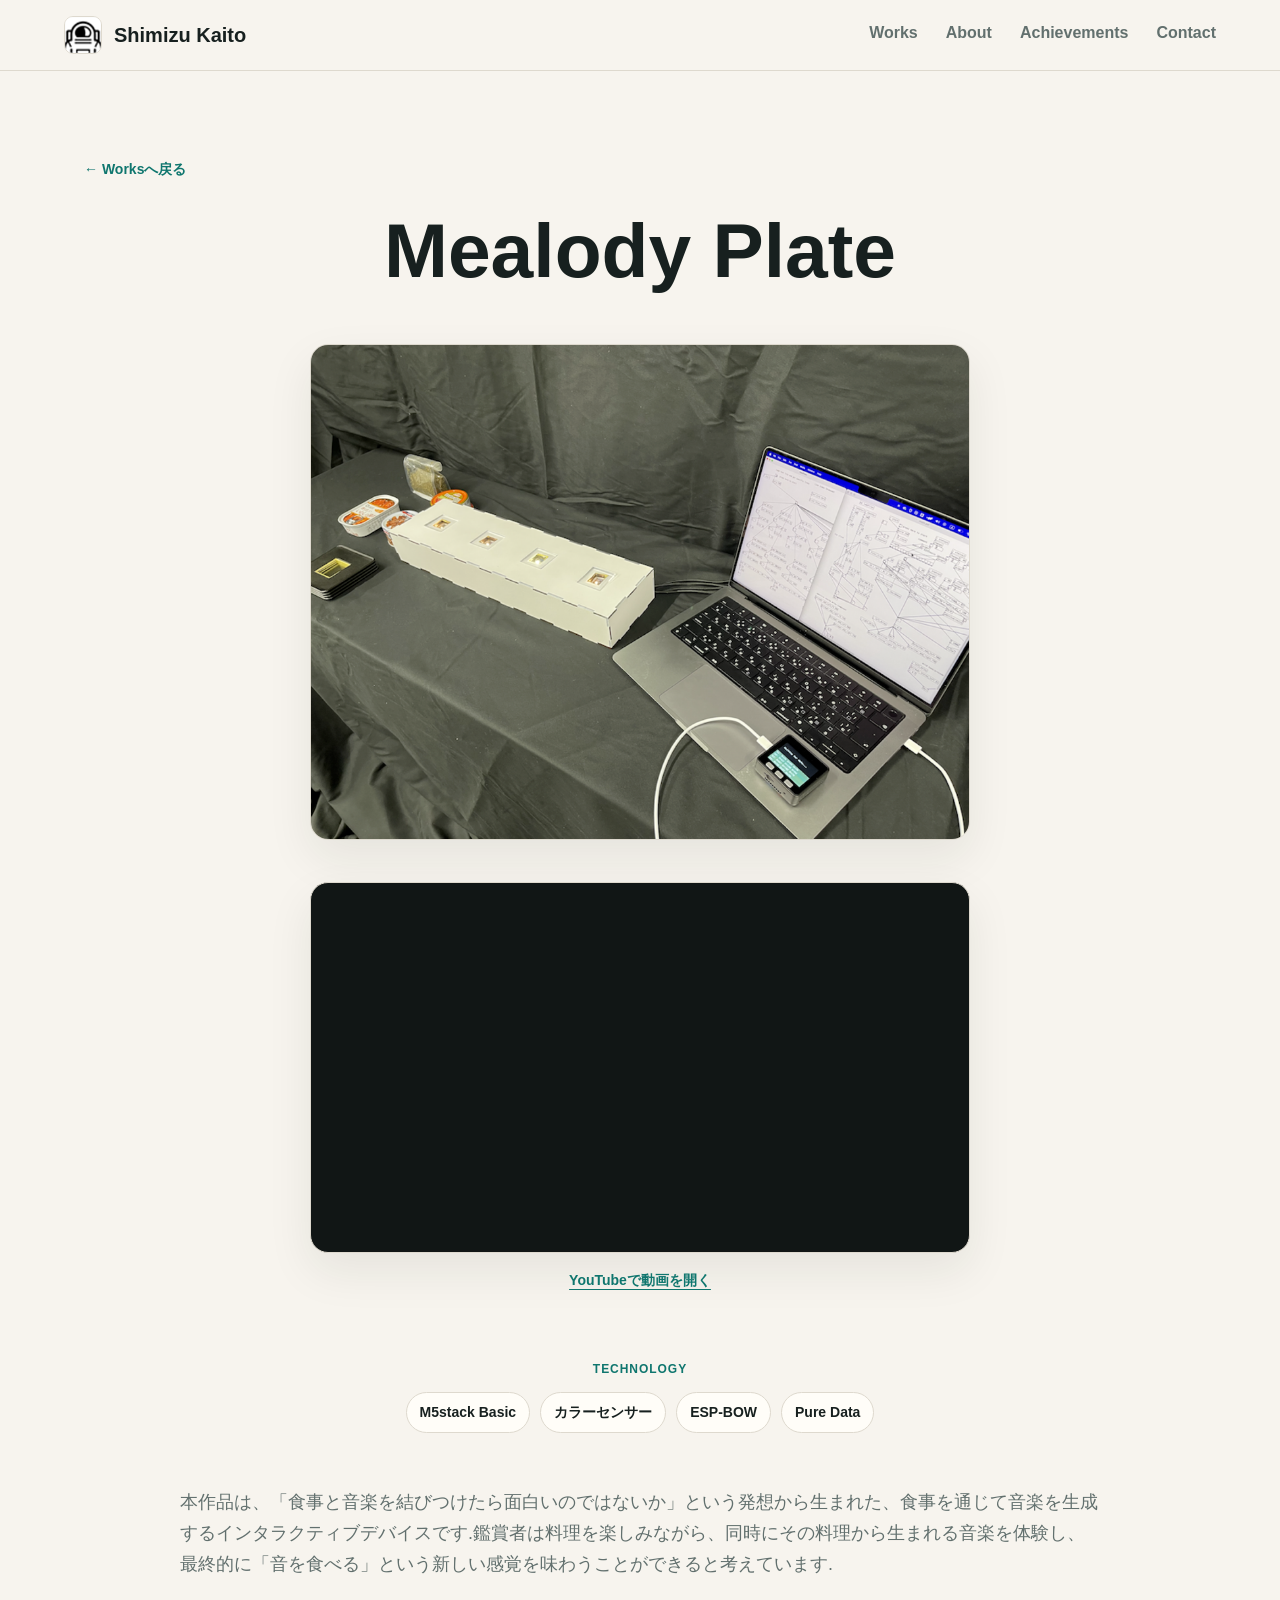
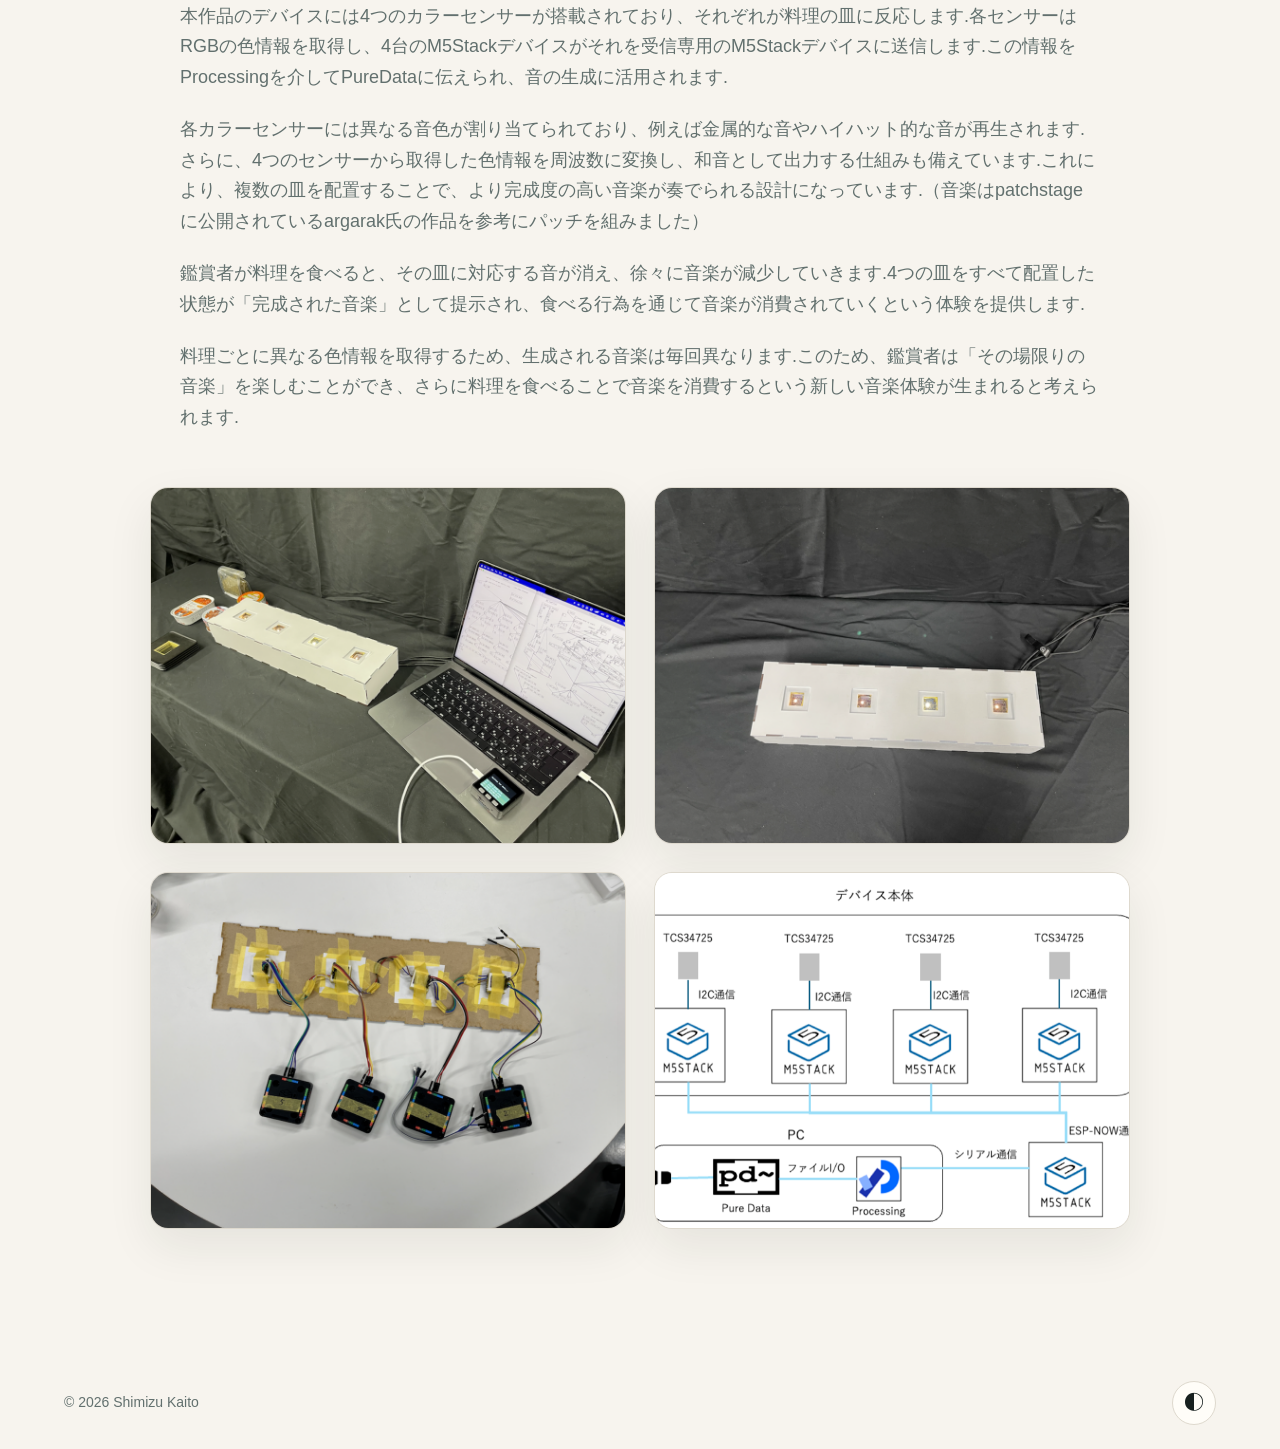
<file: works/mealody-plate.html>
<!doctype html>
<html lang="ja">
  <head>
    <meta charset="utf-8" />
    <meta name="viewport" content="width=device-width, initial-scale=1" />
    <title>Mealody Plate | Shimizu Kaito</title>
    <link rel="stylesheet" href="../styles.css?v=detail-layout-2" />
  </head>
  <body>
    <header class="site-header">
      <a class="brand" href="../index.html#top"><span class="brand-mark"><img src="../assets/astronaut.ico" alt="" /></span><span>Shimizu Kaito</span></a>
      <nav class="nav" aria-label="主要ナビゲーション">
        <a href="../index.html#works">Works</a>
        <a href="../about.html#about">About</a>
        <a href="../about.html#achievements">Achievements</a>
        <a href="../index.html#contact">Contact</a>
      </nav>
    </header>
    <main class="work-detail">
      <a class="back-link" href="../index.html#works">← Worksへ戻る</a>
      <section class="detail-hero">
        <div class="detail-title">
          <h1>Mealody Plate</h1>
        </div>
        <div class="detail-media">
          <img class="detail-cover" src="../assets/imported/mealody-plate-1.png" alt="Mealody Plateの代表画像" />
          <div class="detail-video" style="aspect-ratio: 560 / 315;"><iframe src="https://www.youtube.com/embed/ww6FJnAGZ5Q" title="YouTube video player" allow="accelerometer; autoplay; clipboard-write; encrypted-media; gyroscope; picture-in-picture; web-share" allowfullscreen></iframe></div>
          <a class="video-fallback" href="https://www.youtube.com/watch?v=ww6FJnAGZ5Q" target="_blank" rel="noreferrer">YouTubeで動画を開く</a>
        </div>
      </section>
      <section class="detail-stack">
        <div>
          <p class="eyebrow">Technology</p>
          <ul class="tech-list"><li>M5stack Basic</li><li>カラーセンサー</li><li>ESP-BOW</li><li>Pure Data</li></ul>
        </div>
        <div class="detail-description">
          <p>本作品は、「食事と音楽を結びつけたら面白いのではないか」という発想から生まれた、食事を通じて音楽を生成するインタラクティブデバイスです.鑑賞者は料理を楽しみながら、同時にその料理から生まれる音楽を体験し、最終的に「音を食べる」という新しい感覚を味わうことができると考えています.</p>
          <p>本作品のデバイスには4つのカラーセンサーが搭載されており、それぞれが料理の皿に反応します.各センサーはRGBの色情報を取得し、4台のM5Stackデバイスがそれを受信専用のM5Stackデバイスに送信します.この情報をProcessingを介してPureDataに伝えられ、音の生成に活用されます.</p>
          <p>各カラーセンサーには異なる音色が割り当てられており、例えば金属的な音やハイハット的な音が再生されます.さらに、4つのセンサーから取得した色情報を周波数に変換し、和音として出力する仕組みも備えています.これにより、複数の皿を配置することで、より完成度の高い音楽が奏でられる設計になっています.（音楽はpatchstageに公開されているargarak氏の作品を参考にパッチを組みました）</p>
          <p>鑑賞者が料理を食べると、その皿に対応する音が消え、徐々に音楽が減少していきます.4つの皿をすべて配置した状態が「完成された音楽」として提示され、食べる行為を通じて音楽が消費されていくという体験を提供します.</p>
          <p>料理ごとに異なる色情報を取得するため、生成される音楽は毎回異なります.このため、鑑賞者は「その場限りの音楽」を楽しむことができ、さらに料理を食べることで音楽を消費するという新しい音楽体験が生まれると考えられます.</p>
        </div>
        <div class="detail-gallery-shell" aria-label="作品写真">
          <div class="detail-gallery">
            <img src="../assets/imported/mealody-plate-1.png" alt="Mealody Plateの記録写真" />
            <img src="../assets/imported/mealody-plate-2.png" alt="Mealody Plateの記録写真" />
            <img src="../assets/imported/mealody-plate-3.png" alt="Mealody Plateの記録写真" />
            <img src="../assets/imported/mealody-plate-4.png" alt="Mealody Plateの記録写真" />
          </div>
        </div>
      </section>
    </main>
    <footer class="footer"><span>© 2026 Shimizu Kaito</span><button class="theme-toggle" type="button" aria-label="テーマを切り替える">◐</button></footer>
    <script src="../script.js?v=detail-layout-2"></script>
  </body>
</html>
</file>
<file: styles.css>
:root {
  color-scheme: light;
  --bg: #f7f4ee;
  --surface: #fffdf8;
  --surface-strong: #ffffff;
  --text: #17201f;
  --muted: #62706e;
  --line: #ded9ce;
  --accent: #0f766e;
  --accent-dark: #0a514b;
  --coral: #d8614d;
  --blue: #315b8f;
  --amber: #c58a13;
  --shadow: 0 24px 70px rgba(23, 32, 31, 0.12);
}

:root.dark {
  color-scheme: dark;
  --bg: #111615;
  --surface: #19201f;
  --surface-strong: #202927;
  --text: #f3f0e8;
  --muted: #aab6b1;
  --line: #32403d;
  --accent: #55c7b8;
  --accent-dark: #9de0d6;
  --coral: #ef8d78;
  --blue: #8bb7ef;
  --amber: #f5c95b;
  --shadow: 0 24px 70px rgba(0, 0, 0, 0.32);
}

* {
  box-sizing: border-box;
}

html {
  scroll-behavior: smooth;
  scroll-padding-top: 90px;
}

body {
  margin: 0;
  background: var(--bg);
  color: var(--text);
  font-family: -apple-system, BlinkMacSystemFont, "Hiragino Sans", "Yu Gothic", "YuGothic",
    "Segoe UI", sans-serif;
  line-height: 1.7;
}

a {
  color: inherit;
  text-decoration: none;
}

img,
canvas {
  display: block;
  width: 100%;
}

.site-header {
  align-items: center;
  backdrop-filter: blur(20px);
  background: color-mix(in srgb, var(--bg) 86%, transparent);
  border-bottom: 1px solid var(--line);
  display: flex;
  gap: 24px;
  justify-content: space-between;
  left: 0;
  padding: 16px clamp(20px, 5vw, 64px);
  position: sticky;
  right: 0;
  top: 0;
  z-index: 10;
}

.brand,
.nav,
.footer {
  align-items: center;
  display: flex;
}

.brand {
  font-size: 20px;
  font-weight: 800;
  gap: 12px;
  letter-spacing: 0;
  white-space: nowrap;
}

.brand-mark {
  background: var(--surface-strong);
  border: 1px solid var(--line);
  border-radius: 9px;
  display: grid;
  height: 38px;
  overflow: hidden;
  place-items: center;
  width: 38px;
}

.brand-mark img {
  height: 100%;
  object-fit: cover;
  width: 100%;
}

.nav {
  color: var(--muted);
  flex-wrap: wrap;
  font-size: 16px;
  font-weight: 700;
  gap: clamp(12px, 3vw, 28px);
  justify-content: flex-end;
}

.nav a {
  padding-bottom: 4px;
  position: relative;
}

.nav a::after {
  background: currentColor;
  bottom: 0;
  content: "";
  height: 1px;
  left: 0;
  position: absolute;
  transform: scaleX(0);
  transform-origin: left center;
  transition: transform 180ms ease;
  width: 100%;
}

.nav a:hover::after,
.nav a:focus-visible::after {
  transform: scaleX(1);
}

.nav a:hover {
  color: var(--text);
}

main {
  overflow: hidden;
}

.sketch-hero {
  margin: 0 auto;
  max-width: 1440px;
  padding: clamp(22px, 4vw, 46px) clamp(16px, 4vw, 42px) clamp(42px, 7vw, 76px);
}

.sketch-panel {
  background: #111615;
  border: 1px solid var(--line);
  border-radius: 8px;
  box-shadow: var(--shadow);
  min-height: min(680px, calc(100svh - 150px));
  overflow: hidden;
  position: relative;
}

.sketch-root {
  background: #111615;
  min-height: min(680px, calc(100svh - 150px));
  position: relative;
}

.sketch-root canvas {
  height: 100% !important;
}

.sketch-frame {
  border: 0;
  display: block;
  height: 100%;
  min-height: inherit;
  width: 100%;
}

.sketch-title {
  -webkit-backdrop-filter: blur(10px);
  backdrop-filter: blur(10px);
  background: rgba(255, 255, 255, 0.68);
  border: 1px solid rgba(255, 255, 255, 0.72);
  border-radius: 8px;
  box-shadow: 0 18px 50px rgba(0, 0, 0, 0.16);
  color: #111615;
  font-size: clamp(22px, 3.2vw, 42px);
  font-weight: 500;
  left: 50%;
  line-height: 1.1;
  padding: clamp(14px, 2.1vw, 24px) clamp(22px, 3.5vw, 42px);
  pointer-events: none;
  position: absolute;
  text-align: center;
  top: 50%;
  transform: translate(-50%, -50%);
  white-space: nowrap;
  z-index: 2;
}

.eyebrow,
.tag {
  color: var(--accent);
  font-size: 12px;
  font-weight: 800;
  letter-spacing: 0.08em;
  margin: 0 0 12px;
  text-transform: uppercase;
}

h1,
h2,
h3,
p {
  margin-top: 0;
}

h1 {
  font-size: clamp(38px, 5.6vw, 78px);
  letter-spacing: 0;
  line-height: 1.05;
  margin-bottom: 24px;
}

h2 {
  font-size: clamp(30px, 4vw, 52px);
  letter-spacing: 0;
  line-height: 1.15;
  margin-bottom: 0;
}

h3 {
  font-size: 21px;
  letter-spacing: 0;
  line-height: 1.35;
  margin-bottom: 12px;
}

.section-heading p,
.about-panel p,
.achievement-list p,
.contact p {
  color: var(--muted);
}

.section {
  margin: 0 auto;
  max-width: 1440px;
  padding: clamp(70px, 9vw, 112px) clamp(16px, 4vw, 42px);
}

.page-section {
  min-height: calc(100svh - 160px);
  padding-top: clamp(56px, 8vw, 96px);
}

.page-section.achievements {
  border-top: 0;
}

.section-heading {
  margin-bottom: 32px;
  max-width: 760px;
}

.works-section {
  padding-top: clamp(30px, 6vw, 72px);
  max-width: 1440px;
}

.work-grid {
  display: grid;
  gap: clamp(18px, 2.4vw, 28px);
  grid-template-columns: repeat(3, minmax(0, 1fr));
}

.work-card {
  display: block;
  transition: transform 180ms ease;
  transform-origin: center center;
}

.work-card figure {
  background: var(--surface);
  border: 1px solid var(--line);
  border-radius: 12px;
  box-shadow: 0 18px 46px rgba(23, 32, 31, 0.07);
  margin: 0 0 9px;
  overflow: hidden;
  position: relative;
}

.work-card img {
  aspect-ratio: 1 / 0.78;
  background: var(--surface-strong);
  object-fit: cover;
}

.work-meta {
  align-items: start;
  display: flex;
  gap: 10px;
  justify-content: space-between;
}

.work-meta h3 {
  font-size: clamp(15px, 1.45vw, 20px);
  font-weight: 600;
  margin: 0;
}

.work-card time {
  color: var(--muted);
  display: block;
  font-size: 12px;
  font-weight: 700;
  padding-top: 2px;
  white-space: nowrap;
}

.work-card:hover,
.work-card:focus-visible {
  transform: scale(1.025);
}

.work-card:focus-visible {
  outline: 3px solid var(--accent);
  outline-offset: 6px;
}

.split {
  align-items: start;
  display: grid;
  gap: clamp(28px, 7vw, 80px);
  grid-template-columns: 0.75fr 1.25fr;
}

#about.split {
  grid-template-areas:
    "heading heading"
    "profile body";
  grid-template-columns: minmax(260px, 0.75fr) minmax(0, 1.25fr);
}

#about .section-heading {
  display: contents;
}

#about .section-heading h1 {
  grid-area: heading;
}

#about .profile-card {
  grid-area: profile;
}

#about .about-panel {
  grid-area: body;
}

.about-panel {
  border-top: 1px solid var(--line);
  padding-top: 24px;
}

.profile-card {
  align-items: center;
  display: flex;
  flex-direction: column;
  gap: 6px;
  margin-top: 0;
  text-align: center;
}

.profile-card img {
  aspect-ratio: 1;
  border: 1px solid var(--line);
  border-radius: 999px;
  height: 192px;
  margin-bottom: 8px;
  object-fit: cover;
  width: 192px;
}

.profile-card h3 {
  font-size: 22px;
  margin-bottom: 2px;
}

.profile-card p {
  font-size: 1.5em;
  font-weight: 700;
  margin: 0;
}

.social-links {
  align-items: center;
  display: flex;
  gap: 10px;
}

.profile-card .social-links {
  justify-content: center;
  margin-top: 10px;
}

.social-links a {
  align-items: center;
  border: 1px solid var(--line);
  border-radius: 999px;
  color: var(--text);
  display: inline-flex;
  height: 38px;
  justify-content: center;
  transition: background 180ms ease, border-color 180ms ease, color 180ms ease, transform 180ms ease;
  width: 38px;
}

.social-links a:hover,
.social-links a:focus-visible {
  background: var(--text);
  border-color: var(--text);
  color: var(--bg);
  transform: translateY(-2px);
}

.social-links svg {
  fill: none;
  height: 19px;
  stroke: currentColor;
  stroke-linecap: round;
  stroke-linejoin: round;
  stroke-width: 1.8;
  width: 19px;
}

.social-links .x-icon {
  fill: currentColor;
  stroke: none;
}

.skill-list {
  display: flex;
  flex-wrap: wrap;
  gap: 10px;
  list-style: none;
  margin: 28px 0 0;
  padding: 0;
}

.skill-list li {
  background: var(--surface);
  border: 1px solid var(--line);
  border-radius: 999px;
  font-size: 14px;
  font-weight: 800;
  padding: 8px 13px;
}

.achievements {
  border-top: 1px solid var(--line);
}

.achievement-sections {
  display: grid;
  gap: clamp(28px, 4vw, 42px);
}

.achievement-section h3 {
  font-size: clamp(20px, 2.1vw, 30px);
  margin-bottom: 12px;
}

.achievement-table {
  border-bottom: 2px solid color-mix(in srgb, var(--text) 36%, transparent);
  margin-left: clamp(0px, 3vw, 64px);
}

.achievement-table article {
  border-top: 2px solid color-mix(in srgb, var(--text) 36%, transparent);
  display: grid;
  gap: clamp(13px, 2.2vw, 30px);
  grid-template-columns: 92px minmax(0, 1fr);
  padding: 10px 0;
}

.achievement-table time {
  color: var(--text);
  font-size: clamp(13px, 1.15vw, 17px);
  line-height: 1.3;
  white-space: nowrap;
}

.achievement-table p {
  color: var(--text);
  font-size: clamp(13px, 1.15vw, 17px);
  line-height: 1.38;
  margin-bottom: 0;
}

.achievement-table p + p {
  margin-top: 12px;
}

.contact {
  align-items: center;
  background: var(--surface-strong);
  border-block: 1px solid var(--line);
  display: grid;
  gap: 22px;
  justify-items: center;
  padding: clamp(52px, 8vw, 86px) clamp(20px, 5vw, 64px);
  text-align: center;
}

.contact > div {
  max-width: 760px;
}

.contact h2 {
  margin-bottom: 12px;
}

.contact p {
  margin-bottom: 0;
}

.contact-actions {
  align-items: center;
  display: grid;
  gap: 20px;
  justify-content: center;
  justify-items: center;
}

.mail-link {
  color: var(--text);
  font-size: clamp(18px, 2vw, 24px);
  font-weight: 700;
  line-height: 1.2;
  text-decoration: underline;
  text-decoration-thickness: 1px;
  text-underline-offset: 6px;
}

.mail-link:hover,
.mail-link:focus-visible {
  color: var(--accent);
}

.contact .social-links {
  gap: 18px;
  justify-content: center;
}

.contact .social-links a {
  height: 76px;
  width: 76px;
}

.contact .social-links svg {
  height: 38px;
  stroke-width: 1.45;
  width: 38px;
}

.footer .social-links {
  gap: 14px;
}

.footer .social-links a {
  height: 56px;
  width: 56px;
}

.footer .social-links svg {
  height: 28px;
  width: 28px;
}

.button {
  align-items: center;
  border: 1px solid var(--accent);
  border-radius: 8px;
  display: inline-flex;
  font-weight: 800;
  justify-content: center;
  min-height: 48px;
  padding: 0 18px;
  transition: transform 180ms ease, border-color 180ms ease, background 180ms ease;
}

.button:hover {
  transform: translateY(-2px);
}

.button.primary {
  background: var(--accent);
  color: #ffffff;
}

.work-detail {
  margin: 0 auto;
  max-width: 1240px;
  padding: clamp(44px, 7vw, 84px) clamp(20px, 5vw, 64px) clamp(82px, 10vw, 132px);
}

.back-link {
  color: var(--accent);
  display: inline-block;
  font-size: 14px;
  font-weight: 800;
  margin-bottom: 28px;
}

.detail-hero {
  display: grid;
  gap: clamp(28px, 5vw, 54px);
  grid-template-columns: 1fr;
  margin-bottom: clamp(34px, 6vw, 64px);
}

.detail-title {
  margin: 0 auto;
  max-width: 980px;
  text-align: center;
}

.detail-hero h1 {
  font-size: clamp(42px, 6vw, 86px);
  margin-bottom: 0;
}

.detail-media {
  display: grid;
  gap: clamp(24px, 4vw, 42px);
  margin: 0 auto;
  max-width: 660px;
  width: 100%;
}

.detail-cover,
.detail-gallery img,
.detail-gallery video {
  border-radius: 18px;
  border: 1px solid var(--line);
  box-shadow: 0 18px 46px rgba(23, 32, 31, 0.08);
}

.detail-cover {
  max-height: 72vh;
  object-fit: cover;
}

.detail-stack {
  display: grid;
  gap: clamp(30px, 5vw, 54px);
  justify-items: center;
}

.detail-stack > div:not(.detail-gallery-shell) {
  max-width: 980px;
  width: 100%;
}

.detail-stack .eyebrow {
  text-align: center;
}

.tech-list {
  display: flex;
  flex-wrap: wrap;
  gap: 10px;
  justify-content: center;
  list-style: none;
  margin: 0;
  padding: 0;
}

.tech-list li {
  background: var(--surface);
  border: 1px solid var(--line);
  border-radius: 999px;
  font-size: 14px;
  font-weight: 800;
  padding: 8px 13px;
}

.detail-description {
  max-width: 980px;
  width: 100%;
}

.detail-description p {
  color: var(--muted);
  font-size: 18px;
  margin: 0 auto 1.2em;
  max-width: 920px;
}

.detail-description p:last-child {
  margin-bottom: 0;
}

.detail-video {
  aspect-ratio: 16 / 9;
  background: #111615;
  border-radius: 18px;
  border: 1px solid var(--line);
  box-shadow: 0 18px 46px rgba(23, 32, 31, 0.08);
  overflow: hidden;
  width: 100%;
}

.detail-video iframe {
  border: 0;
  display: block;
  height: 100%;
  width: 100%;
}

.video-fallback {
  color: var(--accent);
  display: inline-flex;
  font-size: 14px;
  font-weight: 800;
  justify-self: center;
  margin-top: -26px;
  text-decoration: underline;
  text-decoration-thickness: 1px;
  text-underline-offset: 4px;
}

.detail-gallery-shell {
  max-width: 980px;
  width: 100%;
}

.detail-gallery {
  display: grid;
  gap: clamp(16px, 2.6vw, 28px);
  grid-template-columns: repeat(2, minmax(0, 1fr));
  width: 100%;
}

.detail-gallery img,
.detail-gallery video {
  aspect-ratio: 4 / 3;
  background: var(--surface);
  object-fit: cover;
  transform-origin: 50% 50%;
  width: 100%;
  animation: slow-photo-rotate 10s ease-in-out infinite alternate;
}

.detail-gallery img:nth-child(2n),
.detail-gallery video:nth-child(2n) {
  animation-delay: -3s;
}

.detail-gallery img:nth-child(3n),
.detail-gallery video:nth-child(3n) {
  animation-delay: -6s;
}

@keyframes slow-photo-rotate {
  from {
    transform: rotate(-1.15deg);
  }

  to {
    transform: rotate(1.15deg);
  }
}

.footer {
  color: var(--muted);
  font-size: 14px;
  justify-content: space-between;
  padding: 24px clamp(20px, 5vw, 64px);
}

.theme-toggle {
  background: var(--surface);
  border: 1px solid var(--line);
  border-radius: 999px;
  color: var(--text);
  cursor: pointer;
  font-size: 20px;
  height: 44px;
  width: 44px;
}

@media (max-width: 980px) {
  .split,
  .detail-hero {
    grid-template-columns: 1fr;
  }

  #about.split {
    grid-template-areas:
      "heading"
      "profile"
      "body";
    grid-template-columns: 1fr;
  }

  .sketch-root {
    min-height: 430px;
  }

  .work-grid {
    grid-template-columns: repeat(2, minmax(0, 1fr));
  }
}

@media (max-width: 720px) {
  .site-header {
    align-items: flex-start;
    flex-direction: column;
  }

  .nav {
    justify-content: flex-start;
  }

  .work-grid {
    grid-template-columns: 1fr;
  }

  .work-meta {
    align-items: start;
    flex-direction: column;
    gap: 4px;
  }

  .achievement-table {
    margin-left: 0;
  }

  .achievement-table article {
    gap: 8px;
    grid-template-columns: 1fr;
  }

  .detail-gallery {
    grid-template-columns: 1fr;
  }
}

@media (max-width: 520px) {
  .brand,
  .button {
    width: 100%;
  }

  .nav {
    width: 100%;
  }

  h1 {
    font-size: 40px;
  }
}
</file>
